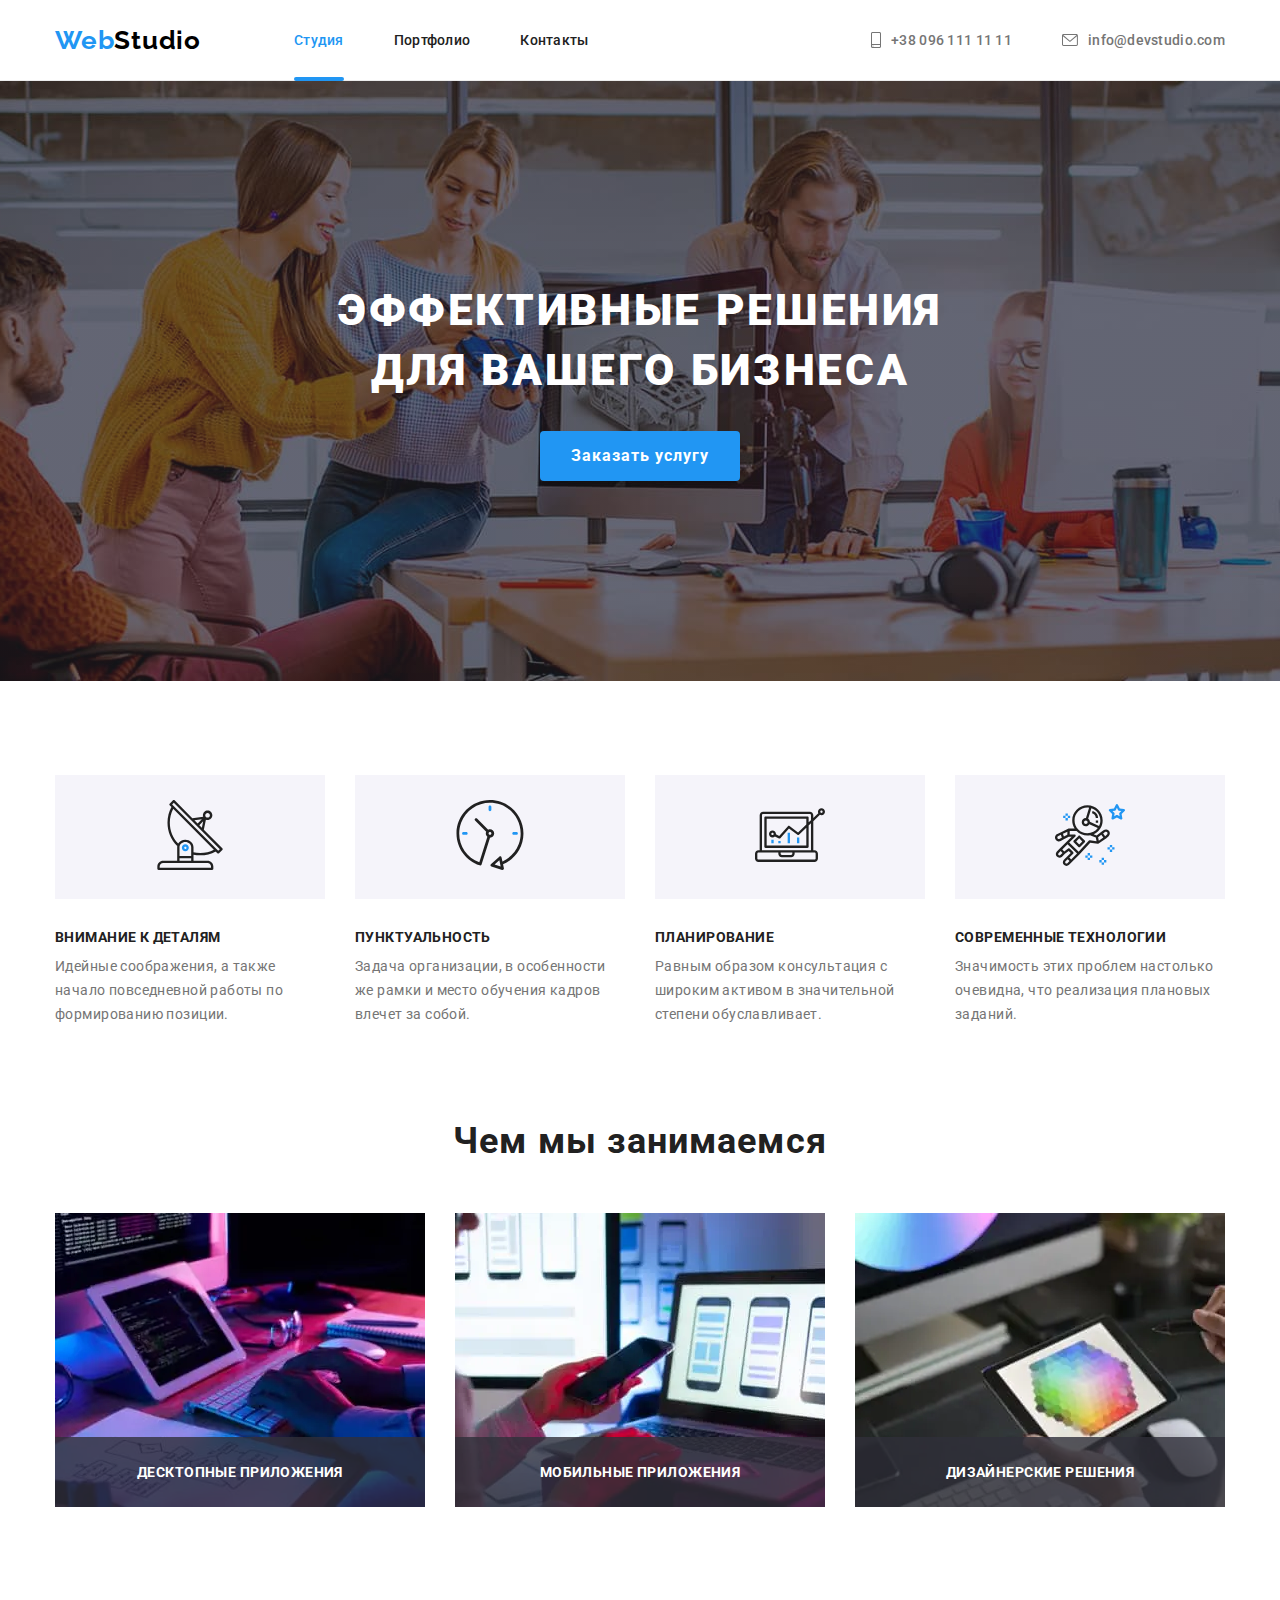
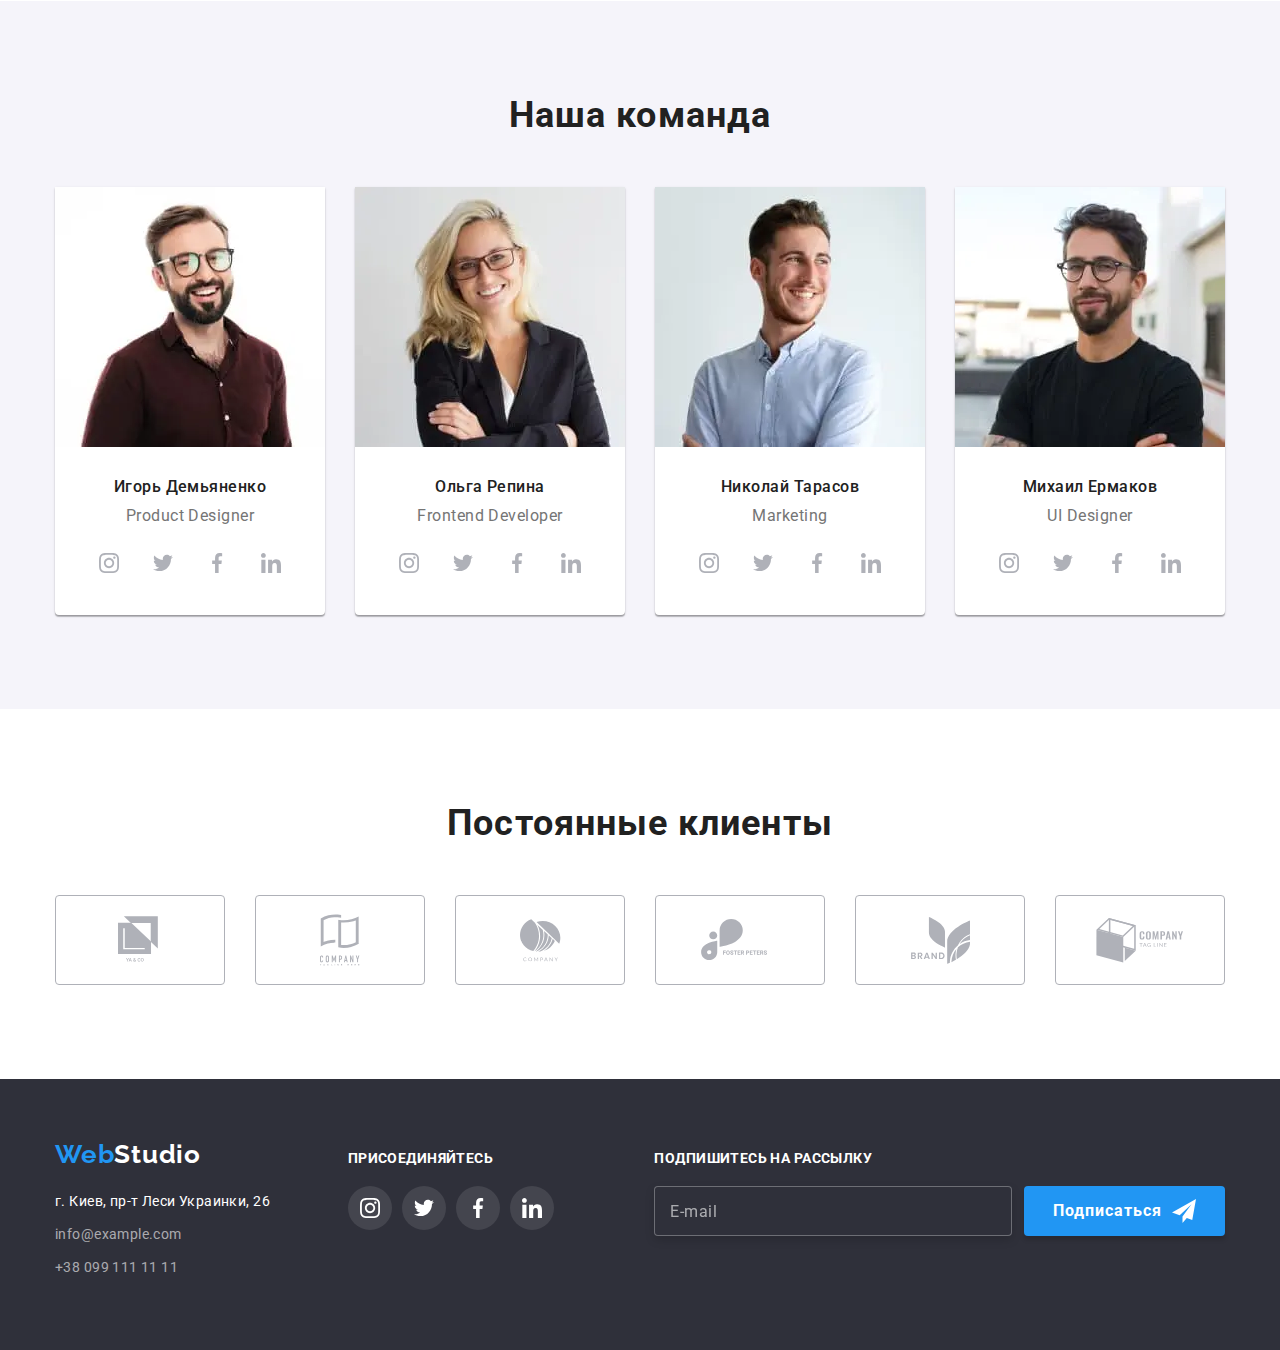
<file: index.html>
<!DOCTYPE html>
<html lang="ru">
  <head>
    <meta charset="UTF-8" />
    <meta name="viewport" content="width=device-width, initial-scale=1.0" />
    <title>WebStudio</title>
    <link rel="preconnect" href="https://fonts.gstatic.com" />
    <link
      rel="stylesheet"
      href="https://cdnjs.cloudflare.com/ajax/libs/modern-normalize/1.0.0/modern-normalize.min.css"
    />
    <link
      href="https://fonts.googleapis.com/css2?family=Raleway:wght@700&family=Roboto:wght@400;500;700;900&display=swap"
      rel="stylesheet"
    />
    <link rel="stylesheet" href="./css/main.min.css" />
  </head>
  <body modal-open>
    <header class="header">


      <div class="container header__wrapper">
        <a class="logo link" href="index.html" aria-label="логотип сайта"
          ><span class="logo__accent">Web</span>Studio
        </a>

        

        <div class="mobile-menu " data-menu id="mobile-menu">

          <!-- <div class="container"> -->
          
          <nav class="header-nav">
            <ul class="header-nav-list link list">
              <li class="header-nav-list__item">
                <a
                  class="header-nav-list__link header-nav-list__link--current link"
                  href="index.html"
                  >Студия</a>
              </li>
              <li class="header-nav-list__item">
                <a class="header-nav-list__link link" href="portfolio.html"
                  >Портфолио</a>
              </li>
              <li class="header-nav-list__item">
                <a class="header-nav-list__link link" href="#">Контакты</a>
              </li>
            </ul>
          </nav>
          <address class="header-address">
            <a class="header-address__link link mob-link" href="tel:+380961111111">
              <svg class="header-address__icon" width="10" height="16">
                <use href="./images/sprite.svg#icon-smartphone"></use>
              </svg>
              +38 096 111 11 11</a>

            <a
              class="header-address__link link mob-link-mail"
              href="mailto:info@devstudio.com">
              <svg class="header-address__icon" width="16" height="12">
                <use href="./images/sprite.svg#icon-envelope"></use>
              </svg>
              info@devstudio.com
            </a>
            
          </address>

          <ul class="mob-social-list list">
            <li class="mob-social-list__divider">
              <a class="mob-social-list__link" href="" aria-label="instagram">
                <span class="">Instagram</span>
              </a>
            </li>
            <li class="mob-social-list__divider">
              <a class="mob-social-list__link" href="" aria-label="twitter">
                <span class="">Twitter</span>
              </a>
            </li>
            <li class="mob-social-list__divider">
              <a class="mob-social-list__link" href="" aria-label="facebook">
                <span class="">Facebook</span>
              </a>
            </li>
            <li class="mob-social-list__divider">
              <a class="mob-social-list__link" href="" aria-label="linkedin">
                <span class="">Linkedin</span>
              </a>
            </li>
          </ul>

        <!-- </div> -->

        </div>



        <button
          type="button"
          class="mobile-btn"
          data-menu-button
          aria-expanded="false"
          aria-controls="mobile-menu"
        >
          <svg
            class="btn-icons"
            width="40"
            height="40"
            aria-label="переключатель мобильного меню"
          >
            <use
              class="mobile-btn__cross"
              href="./images/sprite.svg#icon-mobile-close"
            ></use>
            <use
              class="mobile-btn__burger"
              href="./images/sprite.svg#icon-mobile-burger"
            ></use>
          </svg>
        </button>


      </div>
    </header>

    <main>
      <section class="hero">
        <div class="container">
          <h1 class="hero__title">Эффективные решения для вашего бизнеса</h1>
          <button class="common-btn" type="button" data-modal-open>
            Заказать услугу
          </button>
        </div>
      </section>

      <section class="benefits">
        <div class="container">
          <h2 class="visually-hidden">Преимущества компании</h2>

          <ul class="benefits-list list">
            <li class="benefits-list__item">
              <div class="benefits-list__icon">
                <svg width="70" height="70">
                  <use href="./images/sprite.svg#icon-antenna"></use>
                </svg>
              </div>
              <h3 class="benefits-list__title">Внимание к деталям</h3>
              <p class="benefits-list__text">
                Идейные соображения, а также начало повседневной работы по
                формированию позиции.
              </p>
            </li>
            <li class="benefits-list__item">
              <div class="benefits-list__icon">
                <svg width="70" height="70">
                  <use href="./images/sprite.svg#icon-clock"></use>
                </svg>
              </div>
              <h3 class="benefits-list__title">Пунктуальность</h3>
              <p class="benefits-list__text">
                Задача организации, в особенности же рамки и место обучения
                кадров влечет за собой.
              </p>
            </li>
            <li class="benefits-list__item">
              <div class="benefits-list__icon">
                <svg width="70" height="70">
                  <use href="./images/sprite.svg#icon-diagram"></use>
                </svg>
              </div>
              <h3 class="benefits-list__title">Планирование</h3>
              <p class="benefits-list__text">
                Равным образом консультация с широким активом в значительной
                степени обуславливает.
              </p>
            </li>
            <li class="benefits-list__item">
              <div class="benefits-list__icon">
                <svg width="70" height="70">
                  <use href="./images/sprite.svg#icon-astronaut"></use>
                </svg>
              </div>
              <h3 class="benefits-list__title">Современные технологии</h3>
              <p class="benefits-list__text">
                Значимость этих проблем настолько очевидна, что реализация
                плановых заданий.
              </p>
            </li>
          </ul>
        </div>
      </section>
      <section class="services">
        <div class="container">
          <h2 class="section-title">Чем мы занимаемся</h2>
          <ul class="services-list list">
            <li>
              <div class="services-list__thumb">
                <picture>
                  <source
                    srcset="
                      ./images/about/one.webp    1x,
                      ./images/about/one@2x.webp 2x
                    "
                    media="(min-width:1200px) "
                    type=" image/webp"
                  />
                  <source
                    srcset="
                      ./images/about/one.jpg    1x,
                      ./images/about/one@2x.jpg 2x
                    "
                    media="(min-width:1200px)"
                  />

                  <img
                    class="services-list__img"
                    src="./images/about/one.jpg"
                    alt="рабочий процесс"
                  />
                </picture>

                <h3 class="services-list__title">Десктопные приложения</h3>
              </div>
            </li>

            <li>
              <div class="services-list__thumb">
                <picture>
                  <source
                    srcset="
                      ./images/about/two.webp    1x,
                      ./images/about/two@2x.webp 2x
                    "
                    media="(min-width:1200px) "
                    type=" image/webp"
                  />
                  <source
                    srcset="
                      ./images/about/two.jpg    1x,
                      ./images/about/two@2x.jpg 2x
                    "
                    media="(min-width:1200px)"
                  />

                  <img
                    class="services-list__img"
                    src="./images/about/two.jpg"
                    alt="рабочий процесс"
                  />
                </picture>
                <h3 class="services-list__title">Мобильные приложения</h3>
              </div>
            </li>
            <li>
              <div class="services-list__thumb">
                <picture>
                  <source
                    srcset="
                      ./images/about/three.webp    1x,
                      ./images/about/three@2x.webp 2x
                    "
                    media="(min-width:1200px) "
                    type=" image/webp"
                  />
                  <source
                    srcset="
                      ./images/about/three.jpg    1x,
                      ./images/about/three@2x.jpg 2x
                    "
                    media="(min-width:1200px)"
                  />

                  <img
                    class="services-list__img"
                    src="./images/about/three.jpg"
                    alt="рабочий процесс"
                  />
                </picture>
                <h3 class="services-list__title">Дизайнерские решения</h3>
              </div>
            </li>
          </ul>
        </div>
      </section>
      <section class="team">
        <div class="container">
          <h2 class="section-title">Наша команда</h2>
          <ul class="team-list list">

            <li class="team-list__item">
              <picture>
                <source
                  srcset="
                    ./images/team/person1-desktop.webp    1x,
                    ./images/team/person1-desktop@2x.webp 2x
                  "
                  media="(min-width:1200px) "
                  type=" image/webp"
                />
                <source
                  srcset="
                    ./images/team/person1-desktop.jpg    1x,
                    ./images/team/person1-desktop@2x.jpg 2x
                  "
                  media="(min-width:1200px)"
                />
                <source
                  srcset="
                    ./images/team/person1-tablet.webp    1x,
                    ./images/team/person1-tablet@2x.webp 2x
                  "
                  media="(min-width:768px) "
                  type=" image/webp"
                />
                <source
                  srcset="
                    ./images/team/person1-tablet.jpg    1x,
                    ./images/team/person1-tablet@2x.jpg 2x
                  "
                  media="(min-width:768px)"
                />
                <source
                  srcset="
                    ./images/team/person1-mobile.webp    1x,
                    ./images/team/person1-mobile@2x.webp 2x
                  "
                  media="(min-width:320px) "
                  type=" image/webp"
                />
                <source
                  srcset="
                    ./images/team/person1-mobile.jpg    1x,
                    ./images/team/person1-mobile@2x.jpg 2x
                  "
                  media="(min-width:320px)"
                />

                <img
                  class="team-list__img"
                  src="./images/team/person1-mobile.jpg"
                  alt="сотрудник компании"
                />
              </picture>
              <div class="team-list_name-kit">
              <h3 class="team-list__title">Игорь Демьяненко</h3>
              <p class="team-list__text" lang="en">Product Designer</p>
              <ul class="list social-list">
                <li class="social-list__item">
                  <a class="social-list__link" href="" aria-label="instagram">
                    <span class="visually-hidden">instagram</span>
                    <svg class="social-list__icon-team" width="20" height="20">
                      <use href="./images/sprite.svg#icon-instagram"></use>
                    </svg>
                  </a>

                </li>
                <li class="social-list__item">
                  <a class="social-list__link" href="" aria-label="twitter">
                    <span class="visually-hidden">twitter</span>
                    <svg class="social-list__icon-team" width="20" height="20">
                      <use href="./images/sprite.svg#icon-twitter"></use>
                    </svg>
                  </a>
                </li>
                <li class="social-list__item">
                  <a class="social-list__link" href="" aria-label="facebook">
                    <span class="visually-hidden">facebook</span>
                    <svg class="social-list__icon-team" width="20" height="20">
                      <use href="./images/sprite.svg#icon-facebook"></use>
                    </svg>
                  </a>
                </li>
                <li class="social-list__item">
                  <a class="social-list__link" href="" aria-label="linkedin">
                    <span class="visually-hidden">linkedin</span>
                    <svg class="social-list__icon-team" width="20" height="20">
                      <use href="./images/sprite.svg#icon-linkedin"></use>
                    </svg>
                  </a>
                </li>
              </ul>
            </div>
            </li>

            <li class="team-list__item">
              <picture>
                <source
                  srcset="
                    ./images/team/person2-desktop.webp    1x,
                    ./images/team/person2-desktop@2x.webp 2x
                  "
                  media="(min-width:1200px) "
                  type=" image/webp"
                />
                <source
                  srcset="
                    ./images/team/person2-desktop.jpg    1x,
                    ./images/team/person2-desktop@2x.jpg 2x
                  "
                  media="(min-width:1200px)"
                />
                <source
                  srcset="
                    ./images/team/person2-tablet.webp    1x,
                    ./images/team/person2-tablet@2x.webp 2x
                  "
                  media="(min-width:768px) "
                  type=" image/webp"
                />
                <source
                  srcset="
                    ./images/team/person2-tablet.jpg    1x,
                    ./images/team/person2-tablet@2x.jpg 2x
                  "
                  media="(min-width:768px)"
                />
                <source
                  srcset="
                    ./images/team/person2-mobile.webp    1x,
                    ./images/team/person2-mobile@2x.webp 2x
                  "
                  media="(min-width:320px) "
                  type=" image/webp"
                />
                <source
                  srcset="
                    ./images/team/person2-mobile.jpg    1x,
                    ./images/team/person2-mobile@2x.jpg 2x
                  "
                  media="(min-width:320px)"
                />

                <img
                  class="team-list__img"
                  src="./images/team/person2-mobile.jpg"
                  alt="сотрудник компании"
                />
              </picture>
              <h3 class="team-list__title">Ольга Репина</h3>
              <p class="team-list__text" lang="en">Frontend Developer</p>
              <ul class="list social-list">
                <li class="social-list__item">
                  <a class="social-list__link" href="" aria-label="instagram">
                    <span class="visually-hidden">instagram</span>
                    <svg class="social-list__icon-team" width="20" height="20">
                      <use href="./images/sprite.svg#icon-instagram"></use>
                    </svg>
                  </a>
                </li>
                <li class="social-list__item">
                  <a class="social-list__link" href="" aria-label="twitter">
                    <span class="visually-hidden">twitter</span>
                    <svg class="social-list__icon-team" width="20" height="20">
                      <use href="./images/sprite.svg#icon-twitter"></use>
                    </svg>
                  </a>
                </li>
                <li class="social-list__item">
                  <a class="social-list__link" href="" aria-label="facebook">
                    <span class="visually-hidden">facebook</span>
                    <svg class="social-list__icon-team" width="20" height="20">
                      <use href="./images/sprite.svg#icon-facebook"></use>
                    </svg>
                  </a>
                </li>
                <li class="social-list__item">
                  <a class="social-list__link" href="" aria-label="linkedin">
                    <span class="visually-hidden">linkedin</span>
                    <svg class="social-list__icon-team" width="20" height="20">
                      <use href="./images/sprite.svg#icon-linkedin"></use>
                    </svg>
                  </a>
                </li>
              </ul>
            </li>

            <li class="team-list__item">
              <picture>
                <source
                  srcset="
                    ./images/team/person3-desktop.webp    1x,
                    ./images/team/person3-desktop@2x.webp 2x
                  "
                  media="(min-width:1200px) "
                  type=" image/webp"
                />
                <source
                  srcset="
                    ./images/team/person3-desktop.jpg    1x,
                    ./images/team/person3-desktop@2x.jpg 2x
                  "
                  media="(min-width:1200px)"
                />
                <source
                  srcset="
                    ./images/team/person3-tablet.webp    1x,
                    ./images/team/person3-tablet@2x.webp 2x
                  "
                  media="(min-width:768px) "
                  type=" image/webp"
                />
                <source
                  srcset="
                    ./images/team/person3-tablet.jpg    1x,
                    ./images/team/person3-tablet@2x.jpg 2x
                  "
                  media="(min-width:768px)"
                />
                <source
                  srcset="
                    ./images/team/person3-mobile.webp    1x,
                    ./images/team/person3-mobile@2x.webp 2x
                  "
                  media="(min-width:320px) "
                  type=" image/webp"
                />
                <source
                  srcset="
                    ./images/team/person3-mobile.jpg    1x,
                    ./images/team/person3-mobile@2x.jpg 2x
                  "
                  media="(min-width:320px)"
                />

                <img
                  class="team-list__img"
                  src="./images/team/person3-mobile.jpg"
                  alt="сотрудник компании"
                />
              </picture>
              <h3 class="team-list__title">Николай Тарасов</h3>
              <p class="team-list__text" lang="en">Marketing</p>
              <ul class="list social-list">
                <li class="social-list__item">
                  <a class="social-list__link" href="" aria-label="instagram">
                    <span class="visually-hidden">instagram</span>
                    <svg class="social-list__icon-team" width="20" height="20">
                      <use href="./images/sprite.svg#icon-instagram"></use>
                    </svg>
                  </a>
                </li>
                <li class="social-list__item">
                  <a class="social-list__link" href="" aria-label="twitter">
                    <span class="visually-hidden">twitter</span>
                    <svg class="social-list__icon-team" width="20" height="20">
                      <use href="./images/sprite.svg#icon-twitter"></use>
                    </svg>
                  </a>
                </li>
                <li class="social-list__item">
                  <a class="social-list__link" href="" aria-label="facebook">
                    <span class="visually-hidden">facebook</span>
                    <svg class="social-list__icon-team" width="20" height="20">
                      <use href="./images/sprite.svg#icon-facebook"></use>
                    </svg>
                  </a>
                </li>
                <li class="social-list__item">
                  <a class="social-list__link" href="" aria-label="linkedin">
                    <span class="visually-hidden">linkedin</span>
                    <svg class="social-list__icon-team" width="20" height="20">
                      <use href="./images/sprite.svg#icon-linkedin"></use>
                    </svg>
                  </a>
                </li>
              </ul>
            </li>

            <li class="team-list__item">
              <picture>
                <source
                  srcset="
                    ./images/team/person4-desktop.webp    1x,
                    ./images/team/person4-desktop@2x.webp 2x
                  "
                  media="(min-width:1200px) "
                  type=" image/webp"
                />
                <source
                  srcset="
                    ./images/team/person4-desktop.jpg    1x,
                    ./images/team/person4-desktop@2x.jpg 2x
                  "
                  media="(min-width:1200px)"
                />
                <source
                  srcset="
                    ./images/team/person4-tablet.webp    1x,
                    ./images/team/person4-tablet@2x.webp 2x
                  "
                  media="(min-width:768px) "
                  type=" image/webp"
                />
                <source
                  srcset="
                    ./images/team/person4-tablet.jpg    1x,
                    ./images/team/person4-tablet@2x.jpg 2x
                  "
                  media="(min-width:768px)"
                />
                <source
                  srcset="
                    ./images/team/person4-mobile.webp    1x,
                    ./images/team/person4-mobile@2x.webp 2x
                  "
                  media="(min-width:320px) "
                  type=" image/webp"
                />
                <source
                  srcset="
                    ./images/team/person4-mobile.jpg    1x,
                    ./images/team/person4-mobile@2x.jpg 2x
                  "
                  media="(min-width:320px)"
                />

                <img
                  class="team-list__img"
                  src="./images/team/person4-mobile.jpg"
                  alt="сотрудник компании"
                />
              </picture>
              <h3 class="team-list__title">Михаил Ермаков</h3>
              <p class="team-list__text" lang="en">UI Designer</p>
              <ul class="list social-list">
                <li class="social-list__item">
                  <a class="social-list__link" href="" aria-label="instagram">
                    <span class="visually-hidden">instagram</span>
                    <svg class="social-list__icon-team" width="20" height="20">
                      <use href="./images/sprite.svg#icon-instagram"></use>
                    </svg>
                  </a>
                </li>
                <li class="social-list__item">
                  <a class="social-list__link" href="" aria-label="twitter">
                    <span class="visually-hidden">twitter</span>
                    <svg class="social-list__icon-team" width="20" height="20">
                      <use href="./images/sprite.svg#icon-twitter"></use>
                    </svg>
                  </a>
                </li>
                <li class="social-list__item">
                  <a class="social-list__link" href="" aria-label="facebook">
                    <span class="visually-hidden">facebook</span>
                    <svg class="social-list__icon-team" width="20" height="20">
                      <use href="./images/sprite.svg#icon-facebook"></use>
                    </svg>
                  </a>
                </li>
                <li class="social-list__item">
                  <a class="social-list__link" href="" aria-label="linkedin">
                    <span class="visually-hidden">linkedin</span>
                    <svg class="social-list__icon-team" width="20" height="20">
                      <use href="./images/sprite.svg#icon-linkedin"></use>
                    </svg>
                  </a>
                </li>
              </ul>
            </li>

          </ul>
        </div>
      </section>
      <section class="clients">
        <div class="container">
          <h2 class="section-title">Постоянные клиенты</h2>
          <ul class="clients-list list">
            <li class="clients-list__item">
              <a
                href=""
                class="clients-list__link"
                aria-label="первая компания"
              >
                <span class="visually-hidden">первая компания</span>
                <svg class="clients-list__icon" width="44" height="49">
                  <use href="./images/sprite.svg#icon-logo1"></use>
                </svg>
              </a>
            </li>
            <li class="clients-list__item">
              <a
                href=""
                class="clients-list__link"
                aria-label="вторая компания"
              >
                <span class="visually-hidden"> вторая компания</span>
                <svg class="clients-list__icon" width="40" height="52">
                  <use href="./images/sprite.svg#icon-logo2"></use>
                </svg>
              </a>
            </li>
            <li class="clients-list__item">
              <a
                href=""
                class="clients-list__link"
                aria-label="третья компания"
              >
                <span class="visually-hidden">третья компания</span>
                <svg class="clients-list__icon" width="41" height="43">
                  <use href="./images/sprite.svg#icon-logo3"></use>
                </svg>
              </a>
            </li>
            <li class="clients-list__item">
              <a
                href=""
                class="clients-list__link"
                aria-label="четвартая компания"
              >
                <span class="visually-hidden">четвертая компания</span>
                <svg class="clients-list__icon" width="79" height="42">
                  <use href="./images/sprite.svg#icon-logo4"></use>
                </svg>
              </a>
            </li>
            <li class="clients-list__item">
              <a href="" class="clients-list__link" aria-label="пятая компания">
                <span class="visually-hidden">пятая компания</span>
                <svg class="clients-list__icon" width="59" height="47">
                  <use href="./images/sprite.svg#icon-logo5"></use>
                </svg>
              </a>
            </li>
            <li class="clients-list__item">
              <a
                href=""
                class="clients-list__link"
                aria-label="шестая компания"
              >
                <span class="visually-hidden">шестая компания</span>
                <svg class="clients-list__icon" width="88" height="45">
                  <use href="./images/sprite.svg#icon-logo6"></use>
                </svg>
              </a>
            </li>
          </ul>
        </div>
      </section>
    </main>
    <footer class="footer">
      <div class="container footer__wrapper">
        <div class="footer__address-wrapper">
          <a class="logo link" href="index.html" aria-label="логотип сайта"
            ><span class="logo__accent">Web</span>Studio</a
          >

          <address class="contact-list">
            <p class="contact-list__text">г. Киев, пр-т Леси Украинки, 26</p>
            <a class="contact-list__link link" href="mailto:info@example.com"
              >info@example.com</a
            >
            <a class="contact-list__link link" href="tel:+380991111111"
              >+38 099 111 11 11</a
            >
          </address>
        </div>
        <div class="footer__social-wrapper">
          <b class="footer__call-to-action">присоединяйтесь</b>
          <ul class="social-list list">
            <li class="social-list__item">
              <a
                class="social-list__link social-list__link--dark-bg"
                href=""
                aria-label="instagram"
              >
                <span class="visually-hidden">instagram</span>
                <svg class="social-list__icon-footer" width="20" height="20">
                  <use href="./images/sprite.svg#icon-instagram"></use>
                </svg>
              </a>
            </li>
            <li class="social-list__item">
              <a
                class="social-list__link social-list__link--dark-bg"
                href=""
                aria-label="twitter"
              >
                <span class="visually-hidden">twitter</span>
                <svg class="social-list__icon-footer" width="20" height="20">
                  <use href="./images/sprite.svg#icon-twitter"></use>
                </svg>
              </a>
            </li>
            <li class="social-list__item">
              <a
                class="social-list__link social-list__link--dark-bg"
                href=""
                aria-label="facebook"
              >
                <span class="visually-hidden">facebook</span>
                <svg class="social-list__icon-footer" width="20" height="20">
                  <use href="./images/sprite.svg#icon-facebook"></use>
                </svg>
              </a>
            </li>
            <li class="social-list__item">
              <a
                class="social-list__link social-list__link--dark-bg"
                href=""
                aria-label="linkedin"
              >
                <span class="visually-hidden">linkedin</span>
                <svg class="social-list__icon-footer" width="20" height="20">
                  <use href="./images/sprite.svg#icon-linkedin"></use>
                </svg>
              </a>
            </li>
          </ul>
        </div>
        <div class="footer__subscription-wrapper">
          <label for="mail">
            <b class="footer__call-to-action">Подпишитесь на рассылку</b>
          </label>
          <form class="subscription-form">
            <input
              id="mail"
              class="subscription-form__field"
              type="email"
              name="mail"
              placeholder="E-mail"
            />
            <button type="submit" class="common-btn">
              <span class="subscription-form__text-wrapper">Подписаться</span>
              <svg width="24" height="24" class="subscription-form__icon">
                <use href="./images/sprite.svg#icon-send"></use>
              </svg>
            </button>
          </form>
        </div>
      </div>
    </footer>
    <div class="backdrop is-hidden" data-modal>
      <!-- <div class="modal-container"> -->
      <div class="modal">
        <button
          type="button"
          class="modal-btn-close"
          data-modal-close
          aria-label="закрыть окно"
        >
          <span class="visually-hidden">закрыть окно</span>
          <svg width="11" height="11" class="modal-btn-close__icon">
            <use href="./images/sprite.svg#icon-btn-close"></use>
          </svg>
        </button>
        <b class="modal__call-to-action"
          >Оставьте свои данные, мы вам перезвоним</b
        >
        <form class="js-speaker-form modal__form">
          <label for="name" class="modal__label">Имя </label>
          <div class="modal__form-field-wrapper">
            <input
              type="text"
              name="user-name"
              id="name"
              class="modal__form-field"
            />
            <svg width="18" height="18" class="modal__icon">
              <use href="./images/sprite.svg#icon-person-modal"></use>
            </svg>
          </div>

          <label for="tel" class="modal__label">Телефон </label>
          <div class="modal__form-field-wrapper">
            <input type="tel" name="tel" id="tel" class="modal__form-field" />
            <svg width="18" height="18" class="modal__icon">
              <use href="./images/sprite.svg#icon-phone-modal"></use>
            </svg>
          </div>

          <label for="email" class="modal__label">Почта </label>

          <div class="modal__form-field-wrapper">
            <input
              type="email"
              name="mail"
              id="email"
              class="modal__form-field"
            />
            <svg width="18" height="18" class="modal__icon">
              <use href="./images/sprite.svg#icon-email-modal"></use>
            </svg>
          </div>

          <label for="comment" class="modal__label">Комментарий</label>
          <textarea
            class="modal__form-field modal__form-field--textarea"
            name="comment"
            id="comment"
            placeholder="Введите текст"
          ></textarea>

          <input
            value="agree"
            type="checkbox"
            name="policy"
            id="policy"
            class="modal__checkbox visually-hidden"
          />

          <label for="policy" class="modal__policy-label">
            Соглашаюсь с рассылкой и принимаю &nbsp;

            <a href="#" class="modal__policy-link">Условия договора </a></label
          >

          <span class="modal__btn-wrapper">
            <button type="submit" class="common-btn">Отправить</button>
          </span>
        </form>
      </div>
      <!-- </div> -->
    </div>
    <script src="./js/modal.js"></script>
    <script>
      (() => {
        document
          .querySelector('.js-speaker-form')
          .addEventListener('submit', e => {
            e.preventDefault();

            new FormData(e.currentTarget).forEach((value, name) =>
              console.log(`${name}: ${value}`),
            );

            e.currentTarget.reset();
          });
      })();
    </script>
    <script src="./js/menu.js"></script>
  </body>
</html>
</file>
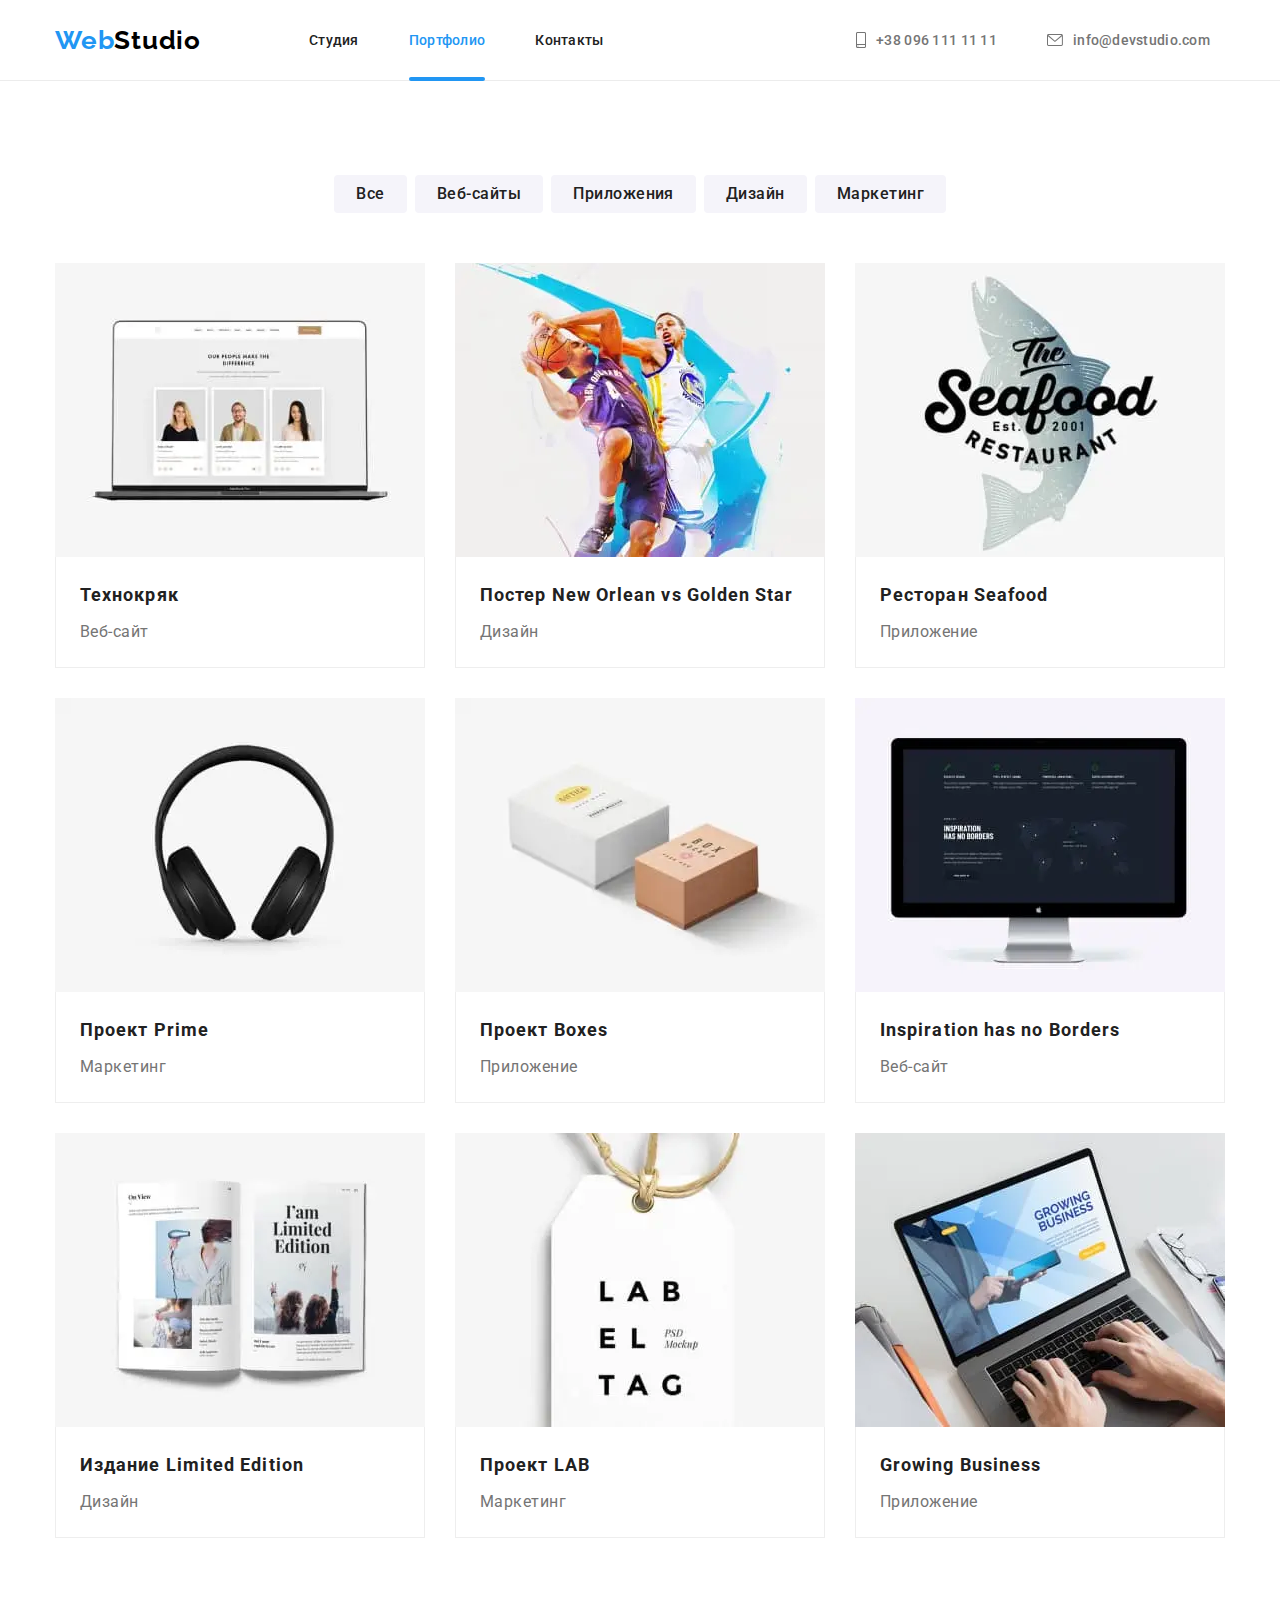
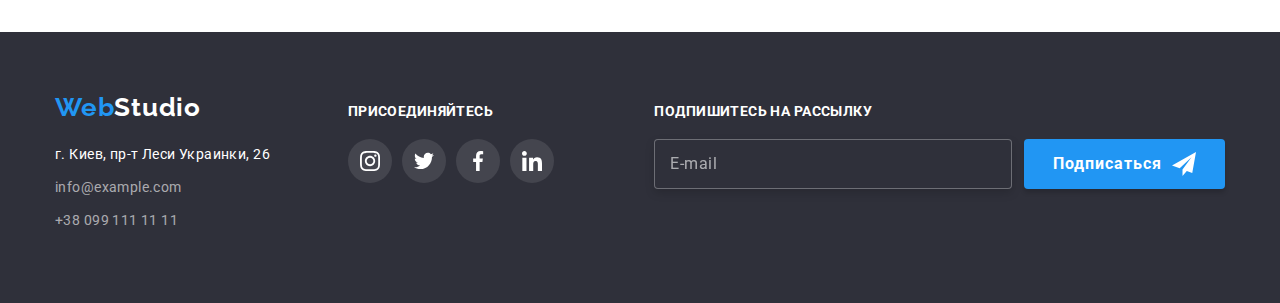
<file: portfolio.html>
<!DOCTYPE html>
<html lang="ru">
  <head>
    <meta charset="UTF-8" />
    <meta name="viewport" content="width=device-width, initial-scale=1.0" />
    <title>WebStudio</title>
    <link rel="preconnect" href="https://fonts.gstatic.com" />
    <link
      rel="stylesheet"
      href="https://cdnjs.cloudflare.com/ajax/libs/modern-normalize/1.0.0/modern-normalize.min.css"
    />
    <link
      href="https://fonts.googleapis.com/css2?family=Raleway:wght@700&family=Roboto:wght@400;500;700;900&display=swap"
      rel="stylesheet"
    />
    <link rel="stylesheet" href="./css/portfolio.min.css" />
  </head>
  <body>
    <header class="header">
      <div class="container header__wrapper">
        <a class="logo link" href="index.html" aria-label="логотип сайта"
          ><span class="logo__accent">Web</span>Studio
        </a>

        

        <div class="mobile-menu container" data-menu id="mobile-menu">
          <nav class="header-nav">
            <ul class="header-nav-list link list">
              <li class="header-nav-list__item">
                <a
                  class="header-nav-list__link link"
                  href="index.html"
                  >Студия</a
                >
              </li>
              <li class="header-nav-list__item">
                <a class="header-nav-list__link header-nav-list__link--current link" href="portfolio.html"
                  >Портфолио</a
                >
              </li>
              <li class="header-nav-list__item">
                <a class="header-nav-list__link link" href="#">Контакты</a>
              </li>
            </ul>
          </nav>
          <address class="header-address">
            <a class="header-address__link link mob-link" href="tel:+380961111111">
              <svg class="header-address__icon" width="10" height="16">
                <use href="./images/sprite.svg#icon-smartphone"></use>
              </svg>
              +38 096 111 11 11</a>

            <a
              class="header-address__link link mob-link-mail"
              href="mailto:info@devstudio.com">
              <svg class="header-address__icon" width="16" height="12">
                <use href="./images/sprite.svg#icon-envelope"></use>
              </svg>
              info@devstudio.com
            </a>
            
          </address>

          <ul class="mob-social-list list">
            <li class="mob-social-list__item">
              <a class="mob-social-list__link" href="" aria-label="instagram">
                <span class="">Instagram</span>
                <!-- <svg class="mob-social-list__icon-team" width="20" height="20">
                  <use href="./images/sprite.svg#icon-instagram"></use>
                </svg> -->
              </a>
            </li>
            <li class="mob-social-list__item">
              <a class="mob-social-list__link" href="" aria-label="twitter">
                <span class="">Twitter</span>
                <!-- <svg class="mob-social-list__icon-team" width="20" height="20">
                  <use href="./images/sprite.svg#icon-twitter"></use>
                </svg> -->
              </a>
            </li>
            <li class="mob-social-list__item">
              <a class="mob-social-list__link" href="" aria-label="facebook">
                <span class="">Facebook</span>
                <!-- <svg class="mob-social-list__icon-team" width="20" height="20">
                  <use href="./images/sprite.svg#icon-facebook"></use>
                </svg> -->
              </a>
            </li>
            <li class="mob-social-list__item">
              <a class="mob-social-list__link" href="" aria-label="linkedin">
                <span class="">Linkedin</span>
                <!-- <svg class="mob-social-list__icon-team" width="20" height="20">
                  <use href="./images/sprite.svg#icon-linkedin"></use>
                </svg> -->
              </a>
            </li>
          </ul>

        </div>


        <button
          type="button"
          class="mobile-btn"
          data-menu-button
          aria-expanded="false"
          aria-controls="mobile-menu"
        >
          <svg
            class="btn-icons"
            width="40"
            height="40"
            aria-label="переключатель мобильного меню"
          >
            <use
              class="mobile-btn__cross"
              href="./images/sprite.svg#icon-mobile-close"
            ></use>
            <use
              class="mobile-btn__burger"
              href="./images/sprite.svg#icon-mobile-burger"
            ></use>
          </svg>
        </button>
      </div>
    </header>

    <main>
      <section class="portfolio">
        <div class="container">
          <!-- скрытый заголовок компании -->
          <h1 class="visually-hidden">Портфолио компании</h1>
          <ul class="list-btn list">
            <li class="list-btn__item">
              <button class="list-btn__button" type="button">Все</button>
            </li>
            <li class="list-btn__item">
              <button class="list-btn__button" type="button">Веб-сайты</button>
            </li>
            <li class="list-btn__item">
              <button class="list-btn__button" type="button">Приложения</button>
            </li>
            <li class="list-btn__item">
              <button class="list-btn__button" type="button">Дизайн</button>
            </li>
            <li class="list-btn__item">
              <button class="list-btn__button" type="button">Маркетинг</button>
            </li>
          </ul>
          <ul class="portfolio-grid list list">
            <li class="portfolio-grid__item">
              <a class="portfolio-card link" href="#"
                ><div class="portfolio-card__img-wrapper">
                  <picture>
                    <source
                      srcset="
                        ./images/portfolio/desktop/one.webp    1x,
                        ./images/portfolio/desktop/one@2x.webp 2x
                      "
                      media="(min-width:1200px) "
                      type=" image/webp"
                    />
                    <source
                      srcset="
                        ./images/portfolio/desktop/one.jpg    1x,
                        ./images/portfolio/desktop/one@2x.jpg 2x
                      "
                      media="(min-width:1200px)"
                    />
                    <source
                      srcset="
                        ./images/portfolio/tablet/one.webp    1x,
                        ./images/portfolio/tablet/one@2x.webp 2x
                      "
                      media="(min-width:768px) "
                      type=" image/webp"
                    />
                    <source
                      srcset="
                        ./images/portfolio/tablet/one.jpg    1x,
                        ./images/portfolio/tablet/one@2x.jpg 2x
                      "
                      media="(min-width:768px)"
                    />
                    <source
                      srcset="
                        ./images/portfolio/mobile/one.webp    1x,
                        ./images/portfolio/mobile/one@2x.webp 2x
                      "
                      media="(min-width:320px) "
                      type=" image/webp"
                    />
                    <source
                      srcset="
                        ./images/portfolio/mobile/one.jpg    1x,
                        ./images/portfolio/mobile/one@2x.jpg 2x
                      "
                      media="(min-width:320px)"
                    />

                    <img
                      src="./images/portfolio/mobile/one.jpg"
                      alt="рабочий пример"
                    />
                  </picture>
                  <p class="portfolio-card__overlay">
                    Технокряк это современная площадка распространения
                    коронавируса. Компании используют эту платформу для
                    цифрового шпионажа и атак на защищённые сервера конкурентов.
                  </p>
                </div>
                <div class="portfolio-card__description desc-techno">
                  <h2 class="portfolio-card__title">Технокряк</h2>
                  <p class="portfolio-card__text">Веб-сайт</p>
                </div>
              </a>
            </li>
            <li class="portfolio-grid__item">
              <a class="portfolio-card link" href="#"
                ><div class="portfolio-card__img-wrapper">
                  <picture>
                    <source
                      srcset="
                        ./images/portfolio/desktop/two.webp    1x,
                        ./images/portfolio/desktop/two@2x.webp 2x
                      "
                      media="(min-width:1200px) "
                      type=" image/webp"
                    />
                    <source
                      srcset="
                        ./images/portfolio/desktop/two.jpg    1x,
                        ./images/portfolio/desktop/two@2x.jpg 2x
                      "
                      media="(min-width:1200px)"
                    />
                    <source
                      srcset="
                        ./images/portfolio/tablet/two.webp    1x,
                        ./images/portfolio/tablet/two@2x.webp 2x
                      "
                      media="(min-width:768px) "
                      type=" image/webp"
                    />
                    <source
                      srcset="
                        ./images/portfolio/tablet/two.jpg    1x,
                        ./images/portfolio/tablet/two@2x.jpg 2x
                      "
                      media="(min-width:768px)"
                    />
                    <source
                      srcset="
                        ./images/portfolio/mobile/two.webp    1x,
                        ./images/portfolio/mobile/two@2x.webp 2x
                      "
                      media="(min-width:320px) "
                      type=" image/webp"
                    />
                    <source
                      srcset="
                        ./images/portfolio/mobile/two.jpg    1x,
                        ./images/portfolio/mobile/two@2x.jpg 2x
                      "
                      media="(min-width:320px)"
                    />

                    <img
                      src="./images/portfolio/mobile/two.jpg"
                      alt="рабочий пример"
                    />
                  </picture>
                  <p class="portfolio-card__overlay">
                    Технокряк это современная площадка распространения
                    коронавируса. Компании используют эту платформу для
                    цифрового шпионажа и атак на защищённые сервера конкурентов.
                  </p>
                </div>
                <div class="portfolio-card__description">
                  <h2 class="portfolio-card__title">
                    Постер New Orlean vs Golden Star
                  </h2>
                  <p class="portfolio-card__text">Дизайн</p>
                </div>
              </a>
            </li>
            <li class="portfolio-grid__item">
              <a class="portfolio-card link" href="#"
                ><div class="portfolio-card__img-wrapper">
                  <picture>
                    <source
                      srcset="
                        ./images/portfolio/desktop/three.webp    1x,
                        ./images/portfolio/desktop/three@2x.webp 2x
                      "
                      media="(min-width:1200px) "
                      type=" image/webp"
                    />
                    <source
                      srcset="
                        ./images/portfolio/desktop/three.jpg    1x,
                        ./images/portfolio/desktop/three@2x.jpg 2x
                      "
                      media="(min-width:1200px)"
                    />
                    <source
                      srcset="
                        ./images/portfolio/tablet/three.webp    1x,
                        ./images/portfolio/tablet/three@2x.webp 2x
                      "
                      media="(min-width:768px) "
                      type=" image/webp"
                    />
                    <source
                      srcset="
                        ./images/portfolio/tablet/three.jpg    1x,
                        ./images/portfolio/tablet/three@2x.jpg 2x
                      "
                      media="(min-width:768px)"
                    />
                    <source
                      srcset="
                        ./images/portfolio/mobile/three.webp    1x,
                        ./images/portfolio/mobile/three@2x.webp 2x
                      "
                      media="(min-width:320px) "
                      type=" image/webp"
                    />
                    <source
                      srcset="
                        ./images/portfolio/mobile/three.jpg    1x,
                        ./images/portfolio/mobile/three@2x.jpg 2x
                      "
                      media="(min-width:320px)"
                    />

                    <img
                      src="./images/portfolio/mobile/three.jpg"
                      alt="рабочий пример"
                    />
                  </picture>

                  <p class="portfolio-card__overlay">
                    Технокряк это современная площадка распространения
                    коронавируса. Компании используют эту платформу для
                    цифрового шпионажа и атак на защищённые сервера конкурентов.
                  </p>
                </div>
                <div class="portfolio-card__description">
                  <h2 class="portfolio-card__title">Ресторан Seafood</h2>
                  <p class="portfolio-card__text">Приложение</p>
                </div>
              </a>
            </li>
            <li class="portfolio-grid__item">
              <a class="portfolio-card link" href="#"
                ><div class="portfolio-card__img-wrapper">
                  <picture>
                    <source
                      srcset="
                        ./images/portfolio/desktop/four.webp    1x,
                        ./images/portfolio/desktop/four@2x.webp 2x
                      "
                      media="(min-width:1200px) "
                      type=" image/webp"
                    />
                    <source
                      srcset="
                        ./images/portfolio/desktop/four.jpg    1x,
                        ./images/portfolio/desktop/four@2x.jpg 2x
                      "
                      media="(min-width:1200px)"
                    />
                    <source
                      srcset="
                        ./images/portfolio/tablet/four.webp    1x,
                        ./images/portfolio/tablet/four@2x.webp 2x
                      "
                      media="(min-width:768px) "
                      type=" image/webp"
                    />
                    <source
                      srcset="
                        ./images/portfolio/tablet/four.jpg    1x,
                        ./images/portfolio/tablet/four@2x.jpg 2x
                      "
                      media="(min-width:768px)"
                    />
                    <source
                      srcset="
                        ./images/portfolio/mobile/four.webp    1x,
                        ./images/portfolio/mobile/four@2x.webp 2x
                      "
                      media="(min-width:320px) "
                      type=" image/webp"
                    />
                    <source
                      srcset="
                        ./images/portfolio/mobile/four.jpg    1x,
                        ./images/portfolio/mobile/four@2x.jpg 2x
                      "
                      media="(min-width:320px)"
                    />

                    <img
                      src="./images/portfolio/mobile/four.jpg"
                      alt="рабочий пример"
                    />
                  </picture>
                  <p class="portfolio-card__overlay">
                    Технокряк это современная площадка распространения
                    коронавируса. Компании используют эту платформу для
                    цифрового шпионажа и атак на защищённые сервера конкурентов.
                  </p>
                </div>
                <div class="portfolio-card__description">
                  <h2 class="portfolio-card__title">Проект Prime</h2>
                  <p class="portfolio-card__text">Маркетинг</p>
                </div></a
              >
            </li>
            <li class="portfolio-grid__item">
              <a class="portfolio-card link" href="#"
                ><div class="portfolio-card__img-wrapper">
                  <picture>
                    <source
                      srcset="
                        ./images/portfolio/desktop/five.webp    1x,
                        ./images/portfolio/desktop/five@2x.webp 2x
                      "
                      media="(min-width:1200px) "
                      type=" image/webp"
                    />
                    <source
                      srcset="
                        ./images/portfolio/desktop/five.jpg    1x,
                        ./images/portfolio/desktop/five@2x.jpg 2x
                      "
                      media="(min-width:1200px)"
                    />
                    <source
                      srcset="
                        ./images/portfolio/tablet/five.webp    1x,
                        ./images/portfolio/tablet/five@2x.webp 2x
                      "
                      media="(min-width:768px) "
                      type=" image/webp"
                    />
                    <source
                      srcset="
                        ./images/portfolio/tablet/five.jpg    1x,
                        ./images/portfolio/tablet/five@2x.jpg 2x
                      "
                      media="(min-width:768px)"
                    />
                    <source
                      srcset="
                        ./images/portfolio/mobile/five.webp    1x,
                        ./images/portfolio/mobile/five@2x.webp 2x
                      "
                      media="(min-width:320px) "
                      type=" image/webp"
                    />
                    <source
                      srcset="
                        ./images/portfolio/mobile/five.jpg    1x,
                        ./images/portfolio/mobile/five@2x.jpg 2x
                      "
                      media="(min-width:320px)"
                    />

                    <img
                      src="./images/portfolio/mobile/five.jpg"
                      alt="рабочий пример"
                    />
                  </picture>
                  <p class="portfolio-card__overlay">
                    Технокряк это современная площадка распространения
                    коронавируса. Компании используют эту платформу для
                    цифрового шпионажа и атак на защищённые сервера конкурентов.
                  </p>
                </div>
                <div class="portfolio-card__description">
                  <h2 class="portfolio-card__title">Проект Boxes</h2>
                  <p class="portfolio-card__text">Приложение</p>
                </div></a
              >
            </li>
            <li class="portfolio-grid__item">
              <a class="portfolio-card link" href="#"
                ><div class="portfolio-card__img-wrapper">
                  <picture>
                    <source
                      srcset="
                        ./images/portfolio/desktop/six.webp    1x,
                        ./images/portfolio/desktop/six@2x.webp 2x
                      "
                      media="(min-width:1200px) "
                      type=" image/webp"
                    />
                    <source
                      srcset="
                        ./images/portfolio/desktop/six.jpg    1x,
                        ./images/portfolio/desktop/six@2x.jpg 2x
                      "
                      media="(min-width:1200px)"
                    />
                    <source
                      srcset="
                        ./images/portfolio/tablet/six.webp    1x,
                        ./images/portfolio/tablet/six@2x.webp 2x
                      "
                      media="(min-width:768px) "
                      type=" image/webp"
                    />
                    <source
                      srcset="
                        ./images/portfolio/tablet/six.jpg    1x,
                        ./images/portfolio/tablet/six@2x.jpg 2x
                      "
                      media="(min-width:768px)"
                    />
                    <source
                      srcset="
                        ./images/portfolio/mobile/six.webp    1x,
                        ./images/portfolio/mobile/six@2x.webp 2x
                      "
                      media="(min-width:320px) "
                      type=" image/webp"
                    />
                    <source
                      srcset="
                        ./images/portfolio/mobile/six.jpg    1x,
                        ./images/portfolio/mobile/six@2x.jpg 2x
                      "
                      media="(min-width:320px)"
                    />

                    <img
                      src="./images/portfolio/mobile/six.jpg"
                      alt="рабочий пример"
                    />
                  </picture>
                  <p class="portfolio-card__overlay">
                    Технокряк это современная площадка распространения
                    коронавируса. Компании используют эту платформу для
                    цифрового шпионажа и атак на защищённые сервера конкурентов.
                  </p>
                </div>
                <div class="portfolio-card__description">
                  <h2 class="portfolio-card__title" lang="en">
                    Inspiration has no Borders
                  </h2>
                  <p class="portfolio-card__text">Веб-сайт</p>
                </div></a
              >
            </li>
            <li class="portfolio-grid__item">
              <a class="portfolio-card link" href="#"
                ><div class="portfolio-card__img-wrapper">
                  <picture>
                    <source
                      srcset="
                        ./images/portfolio/desktop/seven.webp    1x,
                        ./images/portfolio/desktop/seven@2x.webp 2x
                      "
                      media="(min-width:1200px) "
                      type=" image/webp"
                    />
                    <source
                      srcset="
                        ./images/portfolio/desktop/seven.jpg    1x,
                        ./images/portfolio/desktop/seven@2x.jpg 2x
                      "
                      media="(min-width:1200px)"
                    />
                    <source
                      srcset="
                        ./images/portfolio/tablet/seven.webp    1x,
                        ./images/portfolio/tablet/seven@2x.webp 2x
                      "
                      media="(min-width:768px) "
                      type=" image/webp"
                    />
                    <source
                      srcset="
                        ./images/portfolio/tablet/seven.jpg    1x,
                        ./images/portfolio/tablet/seven@2x.jpg 2x
                      "
                      media="(min-width:768px)"
                    />
                    <source
                      srcset="
                        ./images/portfolio/mobile/seven.webp    1x,
                        ./images/portfolio/mobile/seven@2x.webp 2x
                      "
                      media="(min-width:320px) "
                      type=" image/webp"
                    />
                    <source
                      srcset="
                        ./images/portfolio/mobile/seven.jpg    1x,
                        ./images/portfolio/mobile/seven@2x.jpg 2x
                      "
                      media="(min-width:320px)"
                    />

                    <img
                      src="./images/portfolio/mobile/seven.jpg"
                      alt="рабочий пример"
                    />
                  </picture>
                  <p class="portfolio-card__overlay">
                    Технокряк это современная площадка распространения
                    коронавируса. Компании используют эту платформу для
                    цифрового шпионажа и атак на защищённые сервера конкурентов.
                  </p>
                </div>
                <div class="portfolio-card__description">
                  <h2 class="portfolio-card__title">Издание Limited Edition</h2>
                  <p class="portfolio-card__text">Дизайн</p>
                </div></a
              >
            </li>
            <li class="portfolio-grid__item">
              <a class="portfolio-card link" href="#"
                ><div class="portfolio-card__img-wrapper">
                  <picture>
                    <source
                      srcset="
                        ./images/portfolio/desktop/eight.webp    1x,
                        ./images/portfolio/desktop/eight@2x.webp 2x
                      "
                      media="(min-width:1200px) "
                      type=" image/webp"
                    />
                    <source
                      srcset="
                        ./images/portfolio/desktop/eight.jpg    1x,
                        ./images/portfolio/desktop/eight@2x.jpg 2x
                      "
                      media="(min-width:1200px)"
                    />
                    <source
                      srcset="
                        ./images/portfolio/tablet/eight.webp    1x,
                        ./images/portfolio/tablet/eight@2x.webp 2x
                      "
                      media="(min-width:768px) "
                      type=" image/webp"
                    />
                    <source
                      srcset="
                        ./images/portfolio/tablet/eight.jpg    1x,
                        ./images/portfolio/tablet/eight@2x.jpg 2x
                      "
                      media="(min-width:768px)"
                    />
                    <source
                      srcset="
                        ./images/portfolio/mobile/eight.webp    1x,
                        ./images/portfolio/mobile/eight@2x.webp 2x
                      "
                      media="(min-width:320px) "
                      type=" image/webp"
                    />
                    <source
                      srcset="
                        ./images/portfolio/mobile/eight.jpg    1x,
                        ./images/portfolio/mobile/eight@2x.jpg 2x
                      "
                      media="(min-width:320px)"
                    />

                    <img
                      src="./images/portfolio/mobile/eight.jpg"
                      alt="рабочий пример"
                    />
                  </picture>
                  <p class="portfolio-card__overlay">
                    Технокряк это современная площадка распространения
                    коронавируса. Компании используют эту платформу для
                    цифрового шпионажа и атак на защищённые сервера конкурентов.
                  </p>
                </div>
                <div class="portfolio-card__description">
                  <h2 class="portfolio-card__title">Проект LAB</h2>
                  <p class="portfolio-card__text">Маркетинг</p>
                </div>
              </a>
            </li>
            <li class="portfolio-grid__item">
              <a class="portfolio-card link" href="#"
                ><div class="portfolio-card__img-wrapper">
                  <picture>
                    <source
                      srcset="
                        ./images/portfolio/desktop/nine.webp    1x,
                        ./images/portfolio/desktop/nine@2x.webp 2x
                      "
                      media="(min-width:1200px) "
                      type=" image/webp"
                    />
                    <source
                      srcset="
                        ./images/portfolio/desktop/nine.jpg    1x,
                        ./images/portfolio/desktop/nine@2x.jpg 2x
                      "
                      media="(min-width:1200px)"
                    />
                    <source
                      srcset="
                        ./images/portfolio/tablet/nine.webp    1x,
                        ./images/portfolio/tablet/nine@2x.webp 2x
                      "
                      media="(min-width:768px) "
                      type=" image/webp"
                    />
                    <source
                      srcset="
                        ./images/portfolio/tablet/nine.jpg    1x,
                        ./images/portfolio/tablet/nine@2x.jpg 2x
                      "
                      media="(min-width:768px)"
                    />
                    <source
                      srcset="
                        ./images/portfolio/mobile/nine.webp    1x,
                        ./images/portfolio/mobile/nine@2x.webp 2x
                      "
                      media="(min-width:320px) "
                      type=" image/webp"
                    />
                    <source
                      srcset="
                        ./images/portfolio/mobile/nine.jpg    1x,
                        ./images/portfolio/mobile/nine@2x.jpg 2x
                      "
                      media="(min-width:320px)"
                    />

                    <img
                      src="./images/portfolio/mobile/nine.jpg"
                      alt="рабочий пример"
                    />
                  </picture>
                  <p class="portfolio-card__overlay">
                    Технокряк это современная площадка распространения
                    коронавируса. Компании используют эту платформу для
                    цифрового шпионажа и атак на защищённые сервера конкурентов.
                  </p>
                </div>
                <div class="portfolio-card__description">
                  <h2 class="portfolio-card__title" lang="en">
                    Growing Business
                  </h2>
                  <p class="portfolio-card__text">Приложение</p>
                </div>
              </a>
            </li>
          </ul>
        </div>
      </section>
    </main>
    <footer class="footer">
      <div class="container footer__wrapper">
        <div class="footer__address-wrapper">
          <a class="logo link" href="index.html" aria-label="логотип сайта"
            ><span class="logo__accent">Web</span>Studio</a
          >

          <address class="contact-list">
            <p class="contact-list__text">г. Киев, пр-т Леси Украинки, 26</p>
            <a class="contact-list__link link" href="mailto:info@example.com"
              >info@example.com</a
            >
            <a class="contact-list__link link" href="tel:+380991111111"
              >+38 099 111 11 11</a
            >
          </address>
        </div>
        <div class="footer__social-wrapper">
          <b class="footer__call-to-action">присоединяйтесь</b>
          <ul class="social-list list">
            <li class="social-list__item">
              <a
                class="social-list__link social-list__link--dark-bg"
                href=""
                aria-label="instagram"
              >
                <span class="visually-hidden">instagram</span>
                <svg class="social-list__icon-footer" width="20" height="20">
                  <use href="./images/sprite.svg#icon-instagram"></use>
                </svg>
              </a>
            </li>
            <li class="social-list__item">
              <a
                class="social-list__link social-list__link--dark-bg"
                href=""
                aria-label="twitter"
              >
                <span class="visually-hidden">twitter</span>
                <svg class="social-list__icon-footer" width="20" height="20">
                  <use href="./images/sprite.svg#icon-twitter"></use>
                </svg>
              </a>
            </li>
            <li class="social-list__item">
              <a
                class="social-list__link social-list__link--dark-bg"
                href=""
                aria-label="facebook"
              >
                <span class="visually-hidden">facebook</span>
                <svg class="social-list__icon-footer" width="20" height="20">
                  <use href="./images/sprite.svg#icon-facebook"></use>
                </svg>
              </a>
            </li>
            <li class="social-list__item">
              <a
                class="social-list__link social-list__link--dark-bg"
                href=""
                aria-label="linkedin"
              >
                <span class="visually-hidden">linkedin</span>
                <svg class="social-list__icon-footer" width="20" height="20">
                  <use href="./images/sprite.svg#icon-linkedin"></use>
                </svg>
              </a>
            </li>
          </ul>
        </div>
        <div>
          <label for="mail">
            <b class="footer__call-to-action">Подпишитесь на рассылку</b>
          </label>
          <form class="subscription-form">
            <input
              id="mail"
              class="subscription-form__field"
              type="email"
              name="mail"
              placeholder="E-mail"
            />
            <button type="submit" class="common-btn">
              <span class="subscription-form__text-wrapper">Подписаться</span>
              <svg width="24" height="24" class="icon-send">
                <use href="./images/sprite.svg#icon-send"></use>
              </svg>
            </button>
          </form>
        </div>
      </div>
    </footer>
    <script src="./js/menu.js"></script>
  </body>
</html>
</file>
<file: css/main.min.css>
:root{--primary-text-color: #757575;--primary-title-color: #212121;--white-text-color: #ffffff;--accent-color: #2196f3;--black-logo-color: #000000;--white-logo-color: #ffffff;--primary-bg-color: #2f303a;--white-bg-color: #ffffff;--accent-bg-color: #f5f4fa;--accent-bg-button: #f5f4fa;--footer-text-accent: rgba(255, 255, 255, 0.6);--primary-icon-fill: #afb1b8;--timing-function: cubic-bezier(0.4, 0, 0.2, 1);--timing-duration: 250ms}.visually-hidden{position:absolute;width:1px;height:1px;margin:-1px;border:0;padding:0;white-space:nowrap;clip-path:inset(100%);clip:rect(0 0 0 0);overflow:hidden}body{font-family:Roboto, sans-serif;font-style:normal;background-color:var(--white-bg-color);color:var(--primary-text-color)}img{display:block;max-width:100%;height:auto}h1,h2,h3,h4,h5,h6{margin:0}ul,ol{margin:0;padding:0}p{margin:0}.list{list-style-type:none}.link{text-decoration:none;font-style:normal}.container{padding:0 15px;margin:0 auto;width:100%}@media screen and (min-width: 480px){.container{max-width:480px}}@media screen and (min-width: 768px){.container{max-width:768px}}@media screen and (min-width: 1200px){.container{max-width:1200px}}.logo{font-family:Raleway, sans-serif;font-weight:700;font-size:24px;line-height:1.166;letter-spacing:0.03em;color:var(--black-logo-color)}@media screen and (min-width: 768px){.logo{margin-right:88px}}@media screen and (min-width: 1200px){.logo{padding-top:24px;padding-bottom:24px;margin-right:93px;font-size:26px;line-height:1.192}}.logo__accent{color:var(--accent-color)}.footer .logo{display:inline-block;padding:0;margin:0 0 20px 0;color:var(--white-logo-color)}.section-title{margin-bottom:30px;font-weight:700;font-size:28px;line-height:1.178;text-align:center;letter-spacing:0.03em;color:var(--primary-title-color)}@media screen and (min-width: 1200px){.section-title{margin-bottom:50px;font-size:36px;line-height:1.166}}.common-btn{min-width:200px;height:50px;padding:10px 29px 10px 29px;border-radius:4px;border:none;box-shadow:0px 4px 4px rgba(0,0,0,0.15);font-family:Roboto, sans-serif;font-weight:700;font-size:16px;line-height:1.875;letter-spacing:0.06em;color:var(--white-text-color);background-color:var(--accent-color);cursor:pointer}.footer .common-btn{display:flex;align-items:center;margin:0 auto}.social-list{display:flex;align-items:center;justify-content:center}.social-list__item:not(:last-child){margin-right:10px}.social-list__link{display:flex;align-items:center;justify-content:center;height:44px;width:44px;border-radius:50%;transition:background-color var(--timing-duration) var(--timing-function)}.social-list__link:hover,.social-list__link:focus{background-color:var(--accent-color)}.social-list__link--dark-bg{background-color:rgba(255,255,255,0.1);transition:background-color var(--timing-duration) var(--timing-function)}.social-list__link--dark-bg:hover,.social-list__link--dark-bg:focus{background-color:var(--accent-color)}.is-hidden{opacity:0;pointer-events:none;visibility:hidden}body.modal-open{overflow:hidden}.backdrop{padding:15px;position:fixed;top:0;left:0;z-index:2;width:100%;height:100%;background-color:rgba(0,0,0,0.6);transition:opacity var(--timing-duration) var(--timing-function),visibility var(--timing-duration) var(--timing-function)}.backdrop.is-hidden{transition:opacity var(--timing-duration) var(--timing-function) 500ms;visibility:var(--timing-duration) var(--timing-function) 500ms}.modal{overflow-y:scroll;position:absolute;top:50%;left:50%;transform:translate(-50%, -50%) scale(1);transition:transform var(--timing-duration) var(--timing-function) 500ms;width:100%;max-width:528px;border-radius:4px;padding:40px;background-color:#fff;box-shadow:0px 1px 3px rgba(0,0,0,0.12),0px 1px 1px rgba(0,0,0,0.14),0px 2px 1px rgba(0,0,0,0.2)}@media screen and (max-width: 1199px){.modal{max-height:90vh;max-width:450px}}.backdrop.is-hidden .modal{transform:translate(-50%, -50%) scale(0);transition:transform var(--timing-duration) var(--timing-function) 0ms}.modal-btn-close{position:absolute;right:8px;top:8px;width:30px;height:30px;border:1px solid rgba(0,0,0,0.1);border-radius:50%;padding:6px;background-color:var(--white-bg-color);cursor:pointer}.modal-btn-close__icon{transition:fill var(--timing-duration) var(--timing-function)}.modal-btn-close:hover .modal-btn-close__icon,.modal-btn-close:focus .modal-btn-close__icon{fill:var(--accent-color)}.modal__call-to-action{display:inline-block;margin-bottom:12px;font-weight:700;font-size:20px;line-height:1.15;letter-spacing:0.03em;color:var(--primary-title-color);text-align:center}.modal__form{display:flex;flex-direction:column}.modal__label{margin-bottom:4px;font-weight:400;font-size:12px;line-height:1.16;letter-spacing:0.01em;cursor:pointer}.modal__form-field-wrapper{position:relative}.modal__icon{position:absolute;top:0;left:12px;transform:translateY(50%);transition:fill var(--timing-duration) var(--timing-function)}.modal__form-field:focus+.modal__icon,.modal__form-field:hover+.modal__icon{fill:var(--accent-color)}.modal__form-field{margin-bottom:10px;width:100%;border:1px solid rgba(33,33,33,0.2);padding:10px 0px 10px 42px;border-radius:4px;color:var(--primary-text-color);transition:border-color var(--timing-duration) var(--timing-function);cursor:pointer}.modal__form-field:focus{outline:none;border-color:var(--accent-color)}.modal__form-field--textarea{margin-bottom:20px;height:120px;padding:12px 16px 12px 16px;resize:none;cursor:pointer}.modal__form-field--textarea::placeholder{font-size:12px;line-height:1.16;letter-spacing:0.01em;color:rgba(117,117,117,0.5)}.modal__policy-label{display:flex;align-items:center;justify-content:center;margin-bottom:30px;text-align:center;font-weight:400;font-size:12px;line-height:1.166;letter-spacing:0.01em;cursor:pointer}@media screen and (max-width: 480px){.modal__policy-label{flex-wrap:wrap}}@media screen and (min-width: 1200px){.modal__policy-label{font-size:14px;line-height:1.714}}.modal__policy-label::before{content:'';width:16px;height:15px;border:2px solid var(--primary-title-color);border-radius:4px;margin-right:9px;display:inline-block;transition:background-color var(--timing-duration) var(--timing-function),border-color var(--timing-duration) var(--timing-function)}@media screen and (max-width: 479px){.modal__policy-label::before{margin-bottom:10px}}.modal__checkbox:checked+.modal__policy-label::before{background-image:url(../images/icon_check.svg);background-color:var(--accent-color);background-size:contain;border-color:var(--accent-color);background-origin:border-box}.modal__policy-link{font-weight:400;font-size:12px;line-height:1.166;letter-spacing:0.03em;color:var(--accent-color)}@media screen and (min-width: 1200px){.modal__policy-link{font-size:14px;line-height:1.714}}.modal__btn-wrapper{text-align:center}.header{border-bottom:1px solid #ececec}@media screen and (max-width: 767px){.header{position:relative;padding:15px 0}}.header__wrapper{display:flex;align-items:center;justify-content:space-between}@media screen and (max-width: 767px){.header-nav{margin-bottom:60px}}@media screen and (min-width: 768px){.header-nav{display:flex;align-items:center}}.header-nav-list{text-align:center}@media screen and (max-width: 767px){.header-nav-list{text-align:left}}@media screen and (max-width: 767px){.header-nav-list__item:last-child{margin-bottom:302px}}@media screen and (max-width: 767px){.header-nav-list__item:not(:last-child){margin-bottom:35px}}@media screen and (min-width: 768px){.header-nav-list{display:flex;align-items:center}.header-nav-list__item:not(:last-child){margin-right:50px}}.header-nav-list__link{position:relative;display:inline-block;font-weight:500;font-size:18px;line-height:1.166;letter-spacing:0.02em;color:var(--primary-title-color);transition:color var(--timing-duration) var(--timing-function)}.header-nav-list__link:hover,.header-nav-list__link:focus{color:var(--accent-color)}@media screen and (min-width: 480px){.header-nav-list__link{font-weight:500;font-size:40px;line-height:1.17;letter-spacing:0.02em}}@media screen and (min-width: 768px){.header-nav-list__link{padding-top:32px;padding-bottom:32px;font-size:14px;line-height:1.142}}.header-nav-list__link--current{color:var(--accent-color)}.header-nav-list__link--current::after{position:absolute;left:0;bottom:-10px;content:'';background-color:var(--accent-color);width:100%;height:4px;border-radius:2px}@media screen and (min-width: 768px){.header-nav-list__link--current::after{bottom:-1px}}@media screen and (max-width: 767px){.header-nav-list__link--current::after{display:none}}@media screen and (min-width: 768px){.header-address{display:flex;flex-direction:column}}@media screen and (min-width: 1200px){.header-address{flex-direction:row;display:flex;align-items:center;justify-content:center}}.header-address__link{font-weight:500;font-size:14px;line-height:1.142;letter-spacing:0.02em;color:var(--primary-text-color);transition:color var(--timing-duration) var(--timing-function)}@media screen and (max-width: 767px){.header-address__link{display:inline-block;width:100%;text-align:left;font-size:18px;line-height:1.166}.header-address__link:not(:last-child){margin-bottom:34px}}@media screen and (min-width: 768px){.header-address__link{display:flex;align-items:center}}@media screen and (min-width: 768px) and (max-width: 1199px){.header-address__link{font-size:12px;line-height:1.166}.header-address__link:not(:last-child){margin-bottom:12px}}@media screen and (min-width: 1200px){.header-address__link{padding-top:32px;padding-bottom:32px;display:flex;align-items:center;justify-content:center}.header-address__link:not(:last-child){margin-right:50px}}.header-address__link:hover,.header-address__link:focus{color:var(--accent-color)}@media screen and (max-width: 767px){.mob-link{font-weight:500;font-size:34px;line-height:0.85;letter-spacing:0.02em;color:var(--accent-color)}}@media screen and (max-width: 767px){.mob-link-mail{font-weight:500;font-size:24px;line-height:0.85;letter-spacing:0.02em;color:var(--primary-text-color);margin-bottom:64px}}.mob-social-list{list-style:none;display:flex}.mob-social-list__link{font-weight:500;font-size:18px;line-height:1.22;text-decoration:none;letter-spacing:0.02em;color:#2196F3}.mob-social-list__item{margin-right:10px;margin-left:10px}.mob-social-list__divider{position:relative;margin-right:30px;color:rgba(33,33,33,0.2);align-items:baseline;font-size:22px}.header-address__icon{margin-right:10px;fill:var(--primary-text-color);transition:fill var(--timing-duration) var(--timing-function);cursor:pointer}@media screen and (max-width: 767px){.header-address__icon{display:none}}@media screen and (max-width: 768px){.header-address__icon{margin-right:8px}}.header-address__link:hover .header-address__icon,.header-address__link:focus .header-address__icon{fill:var(--accent-color)}.mobile-btn{display:inline-flex;margin:0;padding:0;border:none;background-color:transparent;z-index:6}@media screen and (min-width: 768px){.mobile-btn{display:none}}.btn-icons{fill:var(--primary-title-color)}.btn-icons:hover{fill:var(--accent-color);transition:fill var(--timing-duration) var(--timing-function)}.mobile-btn__cross{display:none}.mobile-btn.is-open .mobile-btn__cross{display:block}.mobile-btn-is-open{position:fixed;right:10px}.mobile-btn.is-open .mobile-btn__burger{display:none}@media screen and (min-width: 768px){.mob-social-list{display:none}}@media screen and (min-width: 1200px){.mob-social-list{display:none}}@media screen and (min-width: 320px) and (max-width: 767px){.mobile-menu{position:fixed;top:0;left:0;transform:translateX(-101%);transition:transform 250ms cubic-bezier(0.4, 0, 0.2, 1),opacity 250ms cubic-bezier(0.4, 0, 0.2, 1);width:100vw;height:100vh;padding:48px 40px;z-index:5;display:none;background-color:white}.mobile-menu.is-open{display:block;transform:translateX(0)}}@media screen and (min-width: 768px){.mobile-menu{display:flex;align-items:center;justify-content:space-between;flex-grow:1}}.hero{min-height:400px;margin:0 auto;padding-bottom:118px;padding-top:118px;background-color:var(--primary-bg-color);background-image:linear-gradient(rgba(47,48,58,0.4), rgba(47,48,58,0.4)),url("../images/hero/mob-hero.jpg");background-repeat:no-repeat;background-size:cover;background-position:center;text-align:center}@media screen and (min-device-pixel-ratio: 2) and (min-width: 320px), screen and (min-resolution: 192dpi) and (min-width: 320px), screen and (min-resolution: 2dppx) and (min-width: 320px){.hero{background-image:linear-gradient(rgba(47,48,58,0.4), rgba(47,48,58,0.4)),url("../images/hero/mob-hero@2x.jpg")}}@media screen and (min-width: 768px){.hero{background-image:linear-gradient(rgba(47,48,58,0.4), rgba(47,48,58,0.4)),url("../images/hero/tablet-hero.jpg")}}@media screen and (min-width: 768px) and (min-device-pixel-ratio: 2) and (min-width: 768px), screen and (min-width: 768px) and (min-resolution: 192dpi) and (min-width: 320px), screen and (min-width: 768px) and (min-resolution: 2dppx) and (min-width: 320px){.hero{background-image:linear-gradient(rgba(47,48,58,0.4), rgba(47,48,58,0.4)),url("../images/hero/tablet-hero@2x.jpg")}}@media screen and (min-width: 1200px){.hero{min-height:600px;padding-bottom:200px;padding-top:200px;background-image:linear-gradient(rgba(47,48,58,0.4), rgba(47,48,58,0.4)),url("../images/hero/hero.jpg")}}@media screen and (min-width: 1200px) and (min-device-pixel-ratio: 2) and (min-width: 768px), screen and (min-width: 1200px) and (min-resolution: 192dpi) and (min-width: 320px), screen and (min-width: 1200px) and (min-resolution: 2dppx) and (min-width: 320px){.hero{background-image:linear-gradient(rgba(47,48,58,0.4), rgba(47,48,58,0.4)),url("../images/hero/hero@2x.jpg")}}.hero__title{max-width:360px;margin-bottom:30px;margin-left:auto;margin-right:auto;font-weight:900;font-size:26px;line-height:1.615;text-align:center;letter-spacing:0.06em;text-transform:uppercase;color:var(--white-text-color)}@media screen and (min-width: 1200px){.hero__title{max-width:696px;font-size:44px;line-height:1.363}}.benefits{padding-bottom:60px;padding-top:60px}@media screen and (max-width: 767px){.benefits-list__item:not(:last-child){margin-bottom:30px}}@media screen and (min-width: 768px) and (max-width: 1199px){.benefits-list{display:flex;flex-wrap:wrap;margin:-15px}.benefits-list__item{margin:15px;width:calc((100% - 4 * 15px) / 2)}}@media screen and (min-width: 1200px){.benefits{padding-bottom:94px;padding-top:94px}.benefits-list{display:flex;justify-content:space-between}.benefits-list__item:not(:last-child){margin-right:30px}}.benefits-list__title{margin-bottom:10px;font-weight:700;font-size:14px;line-height:1.142;letter-spacing:0.03em;text-transform:uppercase;color:var(--primary-title-color)}@media screen and (max-width: 767px){.benefits-list__title{text-align:center}}@media screen and (min-width: 768px) and (max-width: 1199px){.benefits-list__title{text-align:left}}.benefits-list__text{min-width:270px;font-size:14px;font-weight:400;line-height:1.714;letter-spacing:0.03em}.benefits-list__icon{text-align:center;padding:25px 100px 25px 100px;margin-bottom:30px;background-color:var(--accent-bg-color)}.services{padding-bottom:94px}@media screen and (max-width: 1199px){.services{display:none}}.services-list{display:flex;justify-content:space-between}.services-list__thumb{position:relative}.services-list__title{position:absolute;bottom:0;left:0;width:100%;padding:27px 0;text-align:center;background:rgba(47,48,58,0.8);font-weight:700;font-size:14px;line-height:1.142;letter-spacing:0.03em;text-transform:uppercase;color:var(--white-text-color)}.team{padding-bottom:60px;padding-top:60px;background-color:var(--accent-bg-color)}@media screen and (min-width: 1200px){.team{padding-bottom:94px;padding-top:94px}}.team-list__item{box-shadow:0px 1px 3px rgba(0,0,0,0.12),0px 1px 1px rgba(0,0,0,0.14),0px 2px 1px rgba(0,0,0,0.2);border-radius:0px 0px 4px 4px;background-color:var(--white-bg-color);padding-bottom:30px}@media screen and (min-width: 480px) and (max-width: 767px){.team-list__item{height:622px}}@media screen and (min-width: 768px) and (max-width: 1199px){.team-list__item{height:536px}}@media screen and (min-width: 1200px) and (max-width: 1600px){.team-list__item{height:428px}}@media screen and (min-width: 480px) and (max-width: 767px) and (min-width: 480px) and (max-width: 767px){.team-list__item:not(:last-child){margin-bottom:30px}}@media screen and (min-width: 768px) and (max-width: 1199px) and (min-width: 768px) and (max-width: 1199px){.team-list__item:not(:last-child){margin-bottom:30px}}@media screen and (min-width: 1200px) and (max-width: 1600px) and (min-width: 1200px) and (max-width: 1600px){.team-list__item:not(:last-child){margin-right:30px}}@media screen and (min-width: 768px) and (max-width: 1199px){.team-list{display:flex;flex-wrap:wrap;margin:-15px}.team-list__item{margin:15px;width:calc((100% - 4 * 15px) / 2)}}@media screen and (min-width: 1200px){.team-list{display:flex;justify-content:space-between}}.team-list__img{margin-bottom:30px}.team-list__title{margin-bottom:10px;text-align:center;font-weight:500;font-size:16px;line-height:1.187;letter-spacing:0.03em;color:var(--primary-title-color)}.team-list__text{margin-bottom:16px;text-align:center;font-weight:400;font-size:16px;line-height:1.187;letter-spacing:0.03em}.social-list__icon-team{fill:var(--primary-icon-fill);transition:fill var(--timing-duration) var(--timing-function)}.social-list__link:hover .social-list__icon-team,.social-list__link:focus .social-list__icon-team{fill:var(--white-text-color)}.clients{padding-top:60px;padding-bottom:60px}@media screen and (min-width: 1200px){.clients{padding-top:94px;padding-bottom:94px}}@media screen and (min-width: 320px) and (max-width: 767px){.clients-list{display:flex;flex-wrap:wrap;margin:-15px}.clients-list__item{margin:15px;width:calc((100% - 4 * 15px) / 2)}}@media screen and (min-width: 768px) and (max-width: 1199px){.clients-list{display:flex;flex-wrap:wrap;margin:-15px}.clients-list__item{margin:15px;width:calc((100% - 6 * 15px) / 3)}}@media screen and (min-width: 1200px){.clients-list{display:flex;align-items:center;justify-content:space-between}}@media screen and (min-width: 1200px){.clients-list__item{display:flex;align-items:center;justify-content:center}}.clients-list__link{display:flex;width:210px;height:90px;border:1px solid #afb1b8;border-radius:4px;transition:border-color var(--timing-duration) var(--timing-function)}@media screen and (min-width: 320px) and (max-width: 479px){.clients-list__link{width:130px}}@media screen and (min-width: 768px) and (max-width: 1199px){.clients-list__link{width:226px;margin-right:30px}}@media screen and (min-width: 1200px){.clients-list__link{width:170px}}.clients-list__link:hover,.clients-list__link:focus{border-color:var(--accent-color)}.clients-list__icon{fill:var(--primary-icon-fill);transition:fill var(--timing-duration) var(--timing-function);margin:auto}.clients-list__link:hover .clients-list__icon,.clients-list__link:focus .clients-list__icon{fill:var(--accent-color)}.footer{padding-top:60px;padding-bottom:60px;background-color:var(--primary-bg-color)}@media screen and (min-width: 320px) and (max-width: 1199px){.footer{text-align:center}}@media screen and (min-width: 768px){.footer__wrapper{display:flex;flex-wrap:wrap;justify-content:center;align-items:baseline}}@media screen and (min-width: 1200px){.footer__wrapper{justify-content:space-between}}@media screen and (max-width: 768px){.footer__address-wrapper{margin-bottom:60px}}@media screen and (min-width: 768px) and (max-width: 1199px){.footer__address-wrapper{margin-right:165px;margin-bottom:60px}}@media screen and (min-width: 1200px){.footer__address-wrapper{margin-right:70px}}@media screen and (max-width: 480px){.footer__social-wrapper{margin-bottom:60px}}@media screen and (min-width: 1200px){.footer__social-wrapper{margin-right:93px}}.footer__call-to-action{color:var(--white-text-color);font-weight:700;font-size:14px;line-height:1.142;letter-spacing:0.03em;text-transform:uppercase;display:inline-block;margin-bottom:20px}.footer .contact-list__text{margin-bottom:9px;font-weight:400;font-size:14px;line-height:1.714;letter-spacing:0.03em;font-style:normal;color:var(--white-text-color)}.footer .contact-list__link{display:block;font-weight:400;font-size:14px;line-height:1.714;letter-spacing:0.03em;color:var(--footer-text-accent)}.footer .contact-list__link:not(:last-child){margin-bottom:9px}@media screen and (min-width: 768px){.footer .social-list{margin-bottom:60px}}@media screen and (max-width: 768px){.footer .social-list{margin-bottom:60px}}.footer .social-list__icon-footer{fill:var(--white-text-color)}@media screen and (min-width: 1200px){.footer .subscription-form{display:flex}}.footer .subscription-form__text-wrapper{margin-right:10px}.footer .subscription-form__field{width:100%;margin-right:12px;padding:15px 0px 15px 15px;border:1px solid rgba(255,255,255,0.3);background-color:var(--primary-bg-color);filter:drop-shadow(0px 4px 4px rgba(0,0,0,0.15));border-radius:4px;color:rgba(255,255,255,0.6)}.footer .subscription-form__field::placeholder{font-family:Roboto, sans-serif;font-weight:400;font-size:16px;line-height:1.25;letter-spacing:0.03em;color:rgba(255,255,255,0.6)}@media screen and (min-width: 768px){.footer .subscription-form__field{width:450px;height:50px;margin-bottom:20px}}@media screen and (min-width: 1200px){.footer .subscription-form__field{width:358px;height:50px}}@media screen and (max-width: 768px){.footer .subscription-form__field{margin-bottom:20px}}
/*# sourceMappingURL=main.min.css.map */
</file>
<file: css/portfolio.min.css>
.visually-hidden{position:absolute;width:1px;height:1px;margin:-1px;border:0;padding:0;white-space:nowrap;clip-path:inset(100%);clip:rect(0 0 0 0);overflow:hidden}:root{--primary-text-color: #757575;--primary-title-color: #212121;--white-text-color: #ffffff;--accent-color: #2196f3;--black-logo-color: #000000;--white-logo-color: #ffffff;--primary-bg-color: #2f303a;--white-bg-color: #ffffff;--accent-bg-color: #f5f4fa;--accent-bg-button: #f5f4fa;--footer-text-accent: rgba(255, 255, 255, 0.6);--primary-icon-fill: #afb1b8;--timing-function: cubic-bezier(0.4, 0, 0.2, 1);--timing-duration: 250ms}body{font-family:Roboto, sans-serif;font-style:normal;background-color:var(--white-bg-color);color:var(--primary-text-color)}img{display:block;max-width:100%;height:auto}h1,h2,h3,h4,h5,h6{margin:0}ul,ol{margin:0;padding:0}p{margin:0}.list{list-style-type:none}.link{text-decoration:none;font-style:normal}.container{padding:0 15px;margin:0 auto;width:100%}@media screen and (min-width: 480px){.container{max-width:480px}}@media screen and (min-width: 768px){.container{max-width:768px}}@media screen and (min-width: 1200px){.container{max-width:1200px}}.logo{font-family:Raleway, sans-serif;font-weight:700;font-size:24px;line-height:1.166;letter-spacing:0.03em;color:var(--black-logo-color)}@media screen and (min-width: 768px){.logo{margin-right:88px}}@media screen and (min-width: 1200px){.logo{padding-top:24px;padding-bottom:24px;margin-right:93px;font-size:26px;line-height:1.192}}.logo__accent{color:var(--accent-color)}.footer .logo{display:inline-block;padding:0;margin:0 0 20px 0;color:var(--white-logo-color)}.section-title{margin-bottom:30px;font-weight:700;font-size:28px;line-height:1.178;text-align:center;letter-spacing:0.03em;color:var(--primary-title-color)}@media screen and (min-width: 1200px){.section-title{margin-bottom:50px;font-size:36px;line-height:1.166}}.common-btn{min-width:200px;height:50px;padding:10px 29px 10px 29px;border-radius:4px;border:none;box-shadow:0px 4px 4px rgba(0,0,0,0.15);font-family:Roboto, sans-serif;font-weight:700;font-size:16px;line-height:1.875;letter-spacing:0.06em;color:var(--white-text-color);background-color:var(--accent-color);cursor:pointer}.footer .common-btn{display:flex;align-items:center;margin:0 auto}.social-list{display:flex;align-items:center;justify-content:center}.social-list__item:not(:last-child){margin-right:10px}.social-list__link{display:flex;align-items:center;justify-content:center;height:44px;width:44px;border-radius:50%;transition:background-color var(--timing-duration) var(--timing-function)}.social-list__link:hover,.social-list__link:focus{background-color:var(--accent-color)}.social-list__link--dark-bg{background-color:rgba(255,255,255,0.1);transition:background-color var(--timing-duration) var(--timing-function)}.social-list__link--dark-bg:hover,.social-list__link--dark-bg:focus{background-color:var(--accent-color)}.header{border-bottom:1px solid #ececec}@media screen and (max-width: 767px){.header{position:relative;padding:15px 0}}.header__wrapper{display:flex;align-items:center;justify-content:space-between}@media screen and (max-width: 767px){.header-nav{margin-bottom:60px}}@media screen and (min-width: 768px){.header-nav{display:flex;align-items:center}}.header-nav-list{text-align:center}@media screen and (max-width: 767px){.header-nav-list{text-align:left}}@media screen and (max-width: 767px){.header-nav-list__item:last-child{margin-bottom:302px}}@media screen and (max-width: 767px){.header-nav-list__item:not(:last-child){margin-bottom:35px}}@media screen and (min-width: 768px){.header-nav-list{display:flex;align-items:center}.header-nav-list__item:not(:last-child){margin-right:50px}}.header-nav-list__link{position:relative;display:inline-block;font-weight:500;font-size:18px;line-height:1.166;letter-spacing:0.02em;color:var(--primary-title-color);transition:color var(--timing-duration) var(--timing-function)}.header-nav-list__link:hover,.header-nav-list__link:focus{color:var(--accent-color)}@media screen and (min-width: 480px){.header-nav-list__link{font-weight:500;font-size:40px;line-height:1.17;letter-spacing:0.02em}}@media screen and (min-width: 768px){.header-nav-list__link{padding-top:32px;padding-bottom:32px;font-size:14px;line-height:1.142}}.header-nav-list__link--current{color:var(--accent-color)}.header-nav-list__link--current::after{position:absolute;left:0;bottom:-10px;content:'';background-color:var(--accent-color);width:100%;height:4px;border-radius:2px}@media screen and (min-width: 768px){.header-nav-list__link--current::after{bottom:-1px}}@media screen and (max-width: 767px){.header-nav-list__link--current::after{display:none}}@media screen and (min-width: 768px){.header-address{display:flex;flex-direction:column}}@media screen and (min-width: 1200px){.header-address{flex-direction:row;display:flex;align-items:center;justify-content:center}}.header-address__link{font-weight:500;font-size:14px;line-height:1.142;letter-spacing:0.02em;color:var(--primary-text-color);transition:color var(--timing-duration) var(--timing-function)}@media screen and (max-width: 767px){.header-address__link{display:inline-block;width:100%;text-align:left;font-size:18px;line-height:1.166}.header-address__link:not(:last-child){margin-bottom:34px}}@media screen and (min-width: 768px){.header-address__link{display:flex;align-items:center}}@media screen and (min-width: 768px) and (max-width: 1199px){.header-address__link{font-size:12px;line-height:1.166}.header-address__link:not(:last-child){margin-bottom:12px}}@media screen and (min-width: 1200px){.header-address__link{padding-top:32px;padding-bottom:32px;display:flex;align-items:center;justify-content:center}.header-address__link:not(:last-child){margin-right:50px}}.header-address__link:hover,.header-address__link:focus{color:var(--accent-color)}@media screen and (max-width: 767px){.mob-link{font-weight:500;font-size:34px;line-height:0.85;letter-spacing:0.02em;color:var(--accent-color)}}@media screen and (max-width: 767px){.mob-link-mail{font-weight:500;font-size:24px;line-height:0.85;letter-spacing:0.02em;color:var(--primary-text-color);margin-bottom:64px}}.mob-social-list{list-style:none;display:flex}.mob-social-list__link{font-weight:500;font-size:18px;line-height:1.22;text-decoration:none;letter-spacing:0.02em;color:#2196F3}.mob-social-list__item{margin-right:10px;margin-left:10px}.mob-social-list__divider{position:relative;margin-right:30px;color:rgba(33,33,33,0.2);align-items:baseline;font-size:22px}.header-address__icon{margin-right:10px;fill:var(--primary-text-color);transition:fill var(--timing-duration) var(--timing-function);cursor:pointer}@media screen and (max-width: 767px){.header-address__icon{display:none}}@media screen and (max-width: 768px){.header-address__icon{margin-right:8px}}.header-address__link:hover .header-address__icon,.header-address__link:focus .header-address__icon{fill:var(--accent-color)}.mobile-btn{display:inline-flex;margin:0;padding:0;border:none;background-color:transparent;z-index:6}@media screen and (min-width: 768px){.mobile-btn{display:none}}.btn-icons{fill:var(--primary-title-color)}.btn-icons:hover{fill:var(--accent-color);transition:fill var(--timing-duration) var(--timing-function)}.mobile-btn__cross{display:none}.mobile-btn.is-open .mobile-btn__cross{display:block}.mobile-btn-is-open{position:fixed;right:10px}.mobile-btn.is-open .mobile-btn__burger{display:none}@media screen and (min-width: 768px){.mob-social-list{display:none}}@media screen and (min-width: 1200px){.mob-social-list{display:none}}@media screen and (min-width: 320px) and (max-width: 767px){.mobile-menu{position:fixed;top:0;left:0;transform:translateX(-101%);transition:transform 250ms cubic-bezier(0.4, 0, 0.2, 1),opacity 250ms cubic-bezier(0.4, 0, 0.2, 1);width:100vw;height:100vh;padding:48px 40px;z-index:5;display:none;background-color:white}.mobile-menu.is-open{display:block;transform:translateX(0)}}@media screen and (min-width: 768px){.mobile-menu{display:flex;align-items:center;justify-content:space-between;flex-grow:1}}.portfolio{padding-top:60px;padding-bottom:60px}@media screen and (min-width: 1200px){.portfolio{padding-top:94px;padding-bottom:94px}}.list-btn{display:flex;margin-bottom:40px}@media screen and (max-width: 767px){.list-btn{flex-wrap:wrap}}@media screen and (min-width: 768px){.list-btn{justify-content:center;margin-bottom:30px}}@media screen and (min-width: 1200px){.list-btn{margin-bottom:50px}}.list-btn__item:not(:last-child){margin-right:8px}@media screen and (max-width: 767px){.list-btn__item:not(:last-child){margin-bottom:15px}}.list-btn__button{min-width:73px;padding:6px 22px 6px 22px;border-radius:4px;cursor:pointer;border:none;font-family:Roboto;font-style:normal;font-weight:500;font-size:16px;line-height:1.625;letter-spacing:0.03em;color:var(--primary-title-color);background-color:var(--accent-bg-button);transition:color var(--timing-duration) var(--timing-function),box-shadow var(--timing-duration) var(--timing-function),background-color var(--timing-duration) var(--timing-function)}.list-btn__button:hover,.list-btn__button:focus{background-color:var(--accent-color);color:var(--white-text-color);box-shadow:0px 3px 1px rgba(0,0,0,0.1),0px 1px 2px rgba(0,0,0,0.08),0px 2px 2px rgba(0,0,0,0.12)}@media screen and (max-width: 767px){.portfolio-grid__item:not(:last-child){margin-bottom:30px}}@media screen and (min-width: 768px){.portfolio-grid{display:flex;flex-wrap:wrap;margin:-15px}.portfolio-grid__item{margin:15px}}@media screen and (min-width: 768px) and (min-width: 768px) and (max-width: 1199px){.portfolio-grid__item{width:calc((100% - 4 * 15px) / 2)}}.portfolio-card{display:inline-block;transition:box-shadow var(--timing-duration) var(--timing-function)}.portfolio-card:hover,.portfolio-card:focus{box-shadow:0px 1px 1px rgba(0,0,0,0.12),0px 4px 4px rgba(0,0,0,0.06),1px 4px 6px rgba(0,0,0,0.16)}.portfolio-card__img-wrapper{position:relative;overflow:hidden}.portfolio-card__overlay{position:absolute;top:0;left:0;transform:translatey(100%);transition:transform var(--timing-duration) var(--timing-function);width:100%;height:100%;padding:63px 24px 63px 24px;background-color:rgba(33,150,243,0.9);font-weight:400;font-size:18px;line-height:1.555;letter-spacing:0.03em;color:var(--white-text-color)}.portfolio-card:hover .portfolio-card__overlay,.portfolio-card:focus .portfolio-card__overlay{transform:translatey(0%)}.portfolio-card__description{border-left:1px solid #eeeeee;border-right:1px solid #eeeeee;border-bottom:1px solid #eeeeee;padding:20px 24px}@media screen and (min-width: 768px) and (max-width: 1199px){.portfolio-card__description{max-height:147px}}@media screen and (min-width: 768px) and (max-width: 1199px){.desc-techno{height:147px}}.portfolio-card__title{margin-bottom:4px;font-weight:700;font-size:18px;line-height:2;letter-spacing:0.06em;color:var(--primary-title-color)}.portfolio-card__text{font-weight:400;font-size:16px;line-height:1.875;letter-spacing:0.03em;color:var(--primary-text-color)}.footer{padding-top:60px;padding-bottom:60px;background-color:var(--primary-bg-color)}@media screen and (min-width: 320px) and (max-width: 1199px){.footer{text-align:center}}@media screen and (min-width: 768px){.footer__wrapper{display:flex;flex-wrap:wrap;justify-content:center;align-items:baseline}}@media screen and (min-width: 1200px){.footer__wrapper{justify-content:space-between}}@media screen and (max-width: 768px){.footer__address-wrapper{margin-bottom:60px}}@media screen and (min-width: 768px) and (max-width: 1199px){.footer__address-wrapper{margin-right:165px;margin-bottom:60px}}@media screen and (min-width: 1200px){.footer__address-wrapper{margin-right:70px}}@media screen and (max-width: 480px){.footer__social-wrapper{margin-bottom:60px}}@media screen and (min-width: 1200px){.footer__social-wrapper{margin-right:93px}}.footer__call-to-action{color:var(--white-text-color);font-weight:700;font-size:14px;line-height:1.142;letter-spacing:0.03em;text-transform:uppercase;display:inline-block;margin-bottom:20px}.footer .contact-list__text{margin-bottom:9px;font-weight:400;font-size:14px;line-height:1.714;letter-spacing:0.03em;font-style:normal;color:var(--white-text-color)}.footer .contact-list__link{display:block;font-weight:400;font-size:14px;line-height:1.714;letter-spacing:0.03em;color:var(--footer-text-accent)}.footer .contact-list__link:not(:last-child){margin-bottom:9px}@media screen and (min-width: 768px){.footer .social-list{margin-bottom:60px}}@media screen and (max-width: 768px){.footer .social-list{margin-bottom:60px}}.footer .social-list__icon-footer{fill:var(--white-text-color)}@media screen and (min-width: 1200px){.footer .subscription-form{display:flex}}.footer .subscription-form__text-wrapper{margin-right:10px}.footer .subscription-form__field{width:100%;margin-right:12px;padding:15px 0px 15px 15px;border:1px solid rgba(255,255,255,0.3);background-color:var(--primary-bg-color);filter:drop-shadow(0px 4px 4px rgba(0,0,0,0.15));border-radius:4px;color:rgba(255,255,255,0.6)}.footer .subscription-form__field::placeholder{font-family:Roboto, sans-serif;font-weight:400;font-size:16px;line-height:1.25;letter-spacing:0.03em;color:rgba(255,255,255,0.6)}@media screen and (min-width: 768px){.footer .subscription-form__field{width:450px;height:50px;margin-bottom:20px}}@media screen and (min-width: 1200px){.footer .subscription-form__field{width:358px;height:50px}}@media screen and (max-width: 768px){.footer .subscription-form__field{margin-bottom:20px}}
/*# sourceMappingURL=portfolio.min.css.map */
</file>
